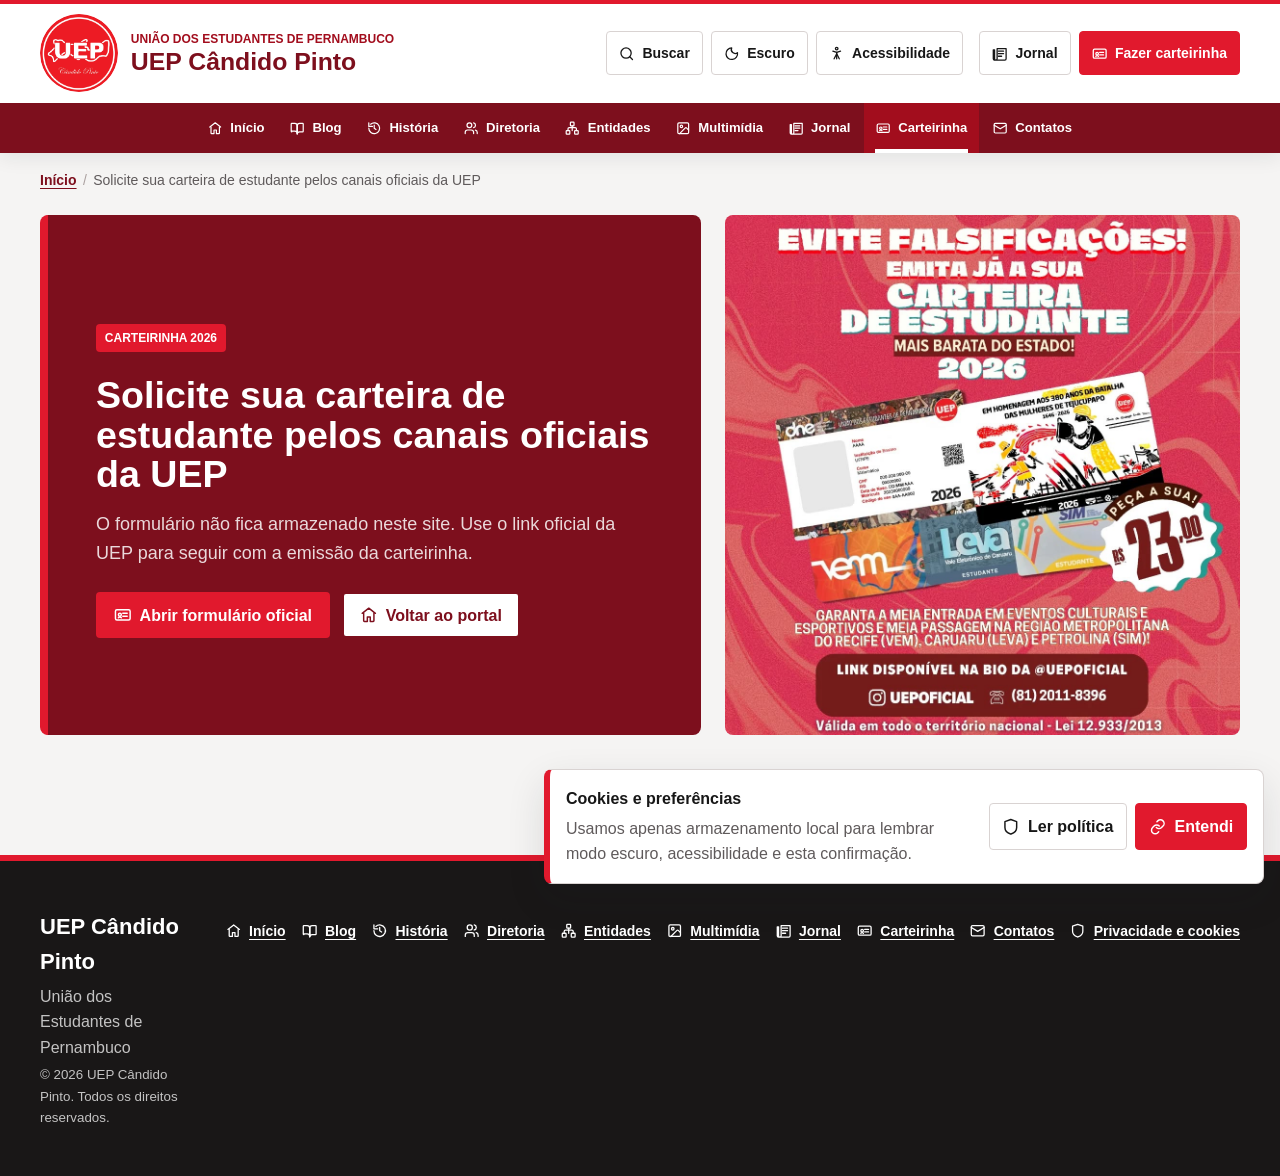
<file: carteirinha.html>
﻿<!doctype html>
<html lang="pt-BR">
  <head>
    <meta charset="utf-8" />
    <meta name="viewport" content="width=device-width, initial-scale=1" />
    <meta name="theme-color" content="#e71927" />
    <meta name="description" content="Carteira de estudante 2026 da UEP Cândido Pinto." />
    <title>Carteirinha | UEP</title>
    <link rel="canonical" href="https://uep-dev.github.io/UEP/carteirinha.html" />
    <link rel="icon" href="assets/favicon.png?v=2" type="image/png" />
    <link rel="apple-touch-icon" href="assets/favicon.png?v=2" />
    <link rel="stylesheet" href="styles.css" />
  </head>
  <body>
    <a class="skip-link" href="#conteudo">Pular para o conteúdo</a>

    <header class="site-header">
      <div class="masthead">
        <a class="brand" href="index.html" aria-label="Página inicial da UEP">
          <img src="assets/logo-uep.jpg" alt="Marca da UEP Cândido Pinto" width="2048" height="2047" />
          <span>
            <small>União dos Estudantes de Pernambuco</small>
            <strong>UEP Cândido Pinto</strong>
          </span>
        </a>

        <div class="view-controls" aria-label="Preferências de visualização">
          <button class="mode-button" type="button" data-mode-toggle="dark" aria-pressed="false">Escuro</button>
          <button class="mode-button" type="button" data-open-access-panel>Acessibilidade</button>
        </div>

        <div class="header-actions" aria-label="Ações rápidas">
          <a href="jornais/jornal-uep-outubro-2025.pdf" download>Baixar jornal</a>
          <a class="header-cta" href="carteirinha.html">
            Fazer carteirinha
          </a>
        </div>

        <button class="menu-toggle" type="button" aria-expanded="false" aria-controls="menu-principal">
          <span></span>
          <span></span>
          <span></span>
          <span class="visually-hidden">Abrir menu</span>
        </button>
      </div>

      <nav class="main-nav" id="menu-principal" aria-label="Menu principal">
        <a href="index.html">Início</a>
        <a href="blog.html">Blog</a>
        <a href="historia.html">História</a>
        <a href="diretoria.html">Diretoria</a>
        <a href="entidades.html">Entidades</a>
        <a href="multimidia.html">Multimídia</a>
        <a href="jornal.html">Jornal</a>
        <a href="carteirinha.html">Carteirinha</a>
        <a href="contatos.html">Contatos</a>
      </nav>
    </header>

    <main id="conteudo">
      <section class="form-hero">
        <div>
          <p class="section-label">Carteirinha 2026</p>
          <h1>Solicite sua carteira de estudante pelos canais oficiais da UEP</h1>
          <p>
            O formulário não fica armazenado neste site. Use o link oficial da UEP para seguir com a emissão da
            carteirinha.
          </p>
          <div class="lead-actions">
            <a
              class="button button-primary"
              href="https://docs.google.com/forms/d/e/1FAIpQLScxvZ8q77nwtjyqA-0_Ea-_c1G5LPIcceUSfxbyNqLgDuhk8g/viewform?usp=send_form"
              target="_blank"
              rel="noopener noreferrer"
            >
              Abrir formulário oficial
            </a>
            <a class="button button-secondary" href="index.html">Voltar ao portal</a>
          </div>
        </div>
        <img src="assets/carteirinha-2026.jfif" alt="Cartaz da carteira de estudante UEP 2026" width="1080" height="1080" decoding="async" />
      </section>
    </main>

    <footer class="site-footer">
      <div>
        <strong>UEP Cândido Pinto</strong>
        <span>União dos Estudantes de Pernambuco</span>
        <small>© 2026 UEP Cândido Pinto. Todos os direitos reservados.</small>
      </div>
      <nav aria-label="Rodapé">
        <a href="index.html">Portal</a>
        <a href="blog.html">Blog</a>
        <a href="jornal.html">Jornal</a>
        <a href="https://www.instagram.com/uepoficial/">Instagram</a>
        <a href="politica.html">Privacidade e cookies</a>
      </nav>
    </footer>

    <dialog class="access-dialog" id="accessPanel">
      <button class="dialog-close" type="button" data-close-access-panel aria-label="Fechar acessibilidade">×</button>
      <p class="section-label">Acessibilidade</p>
      <h2>Ajustes de leitura e conforto</h2>
      <p>As preferências ficam salvas neste navegador.</p>
      <div class="access-grid">
        <label class="toggle-row">
          Alto contraste
          <input type="checkbox" data-access-pref="highContrast" />
        </label>
        <label class="toggle-row">
          Fonte maior
          <input type="checkbox" data-access-pref="largeFont" />
        </label>
        <label class="toggle-row">
          Modo escuro
          <input type="checkbox" data-access-pref="darkMode" />
        </label>
        <label class="toggle-row">
          Redução sensorial
          <input type="checkbox" data-access-pref="calmMode" />
        </label>
      </div>
    </dialog>

    <script src="artigos.js" defer></script>
    <script src="script.js" defer></script>
  </body>
</html>
</file>
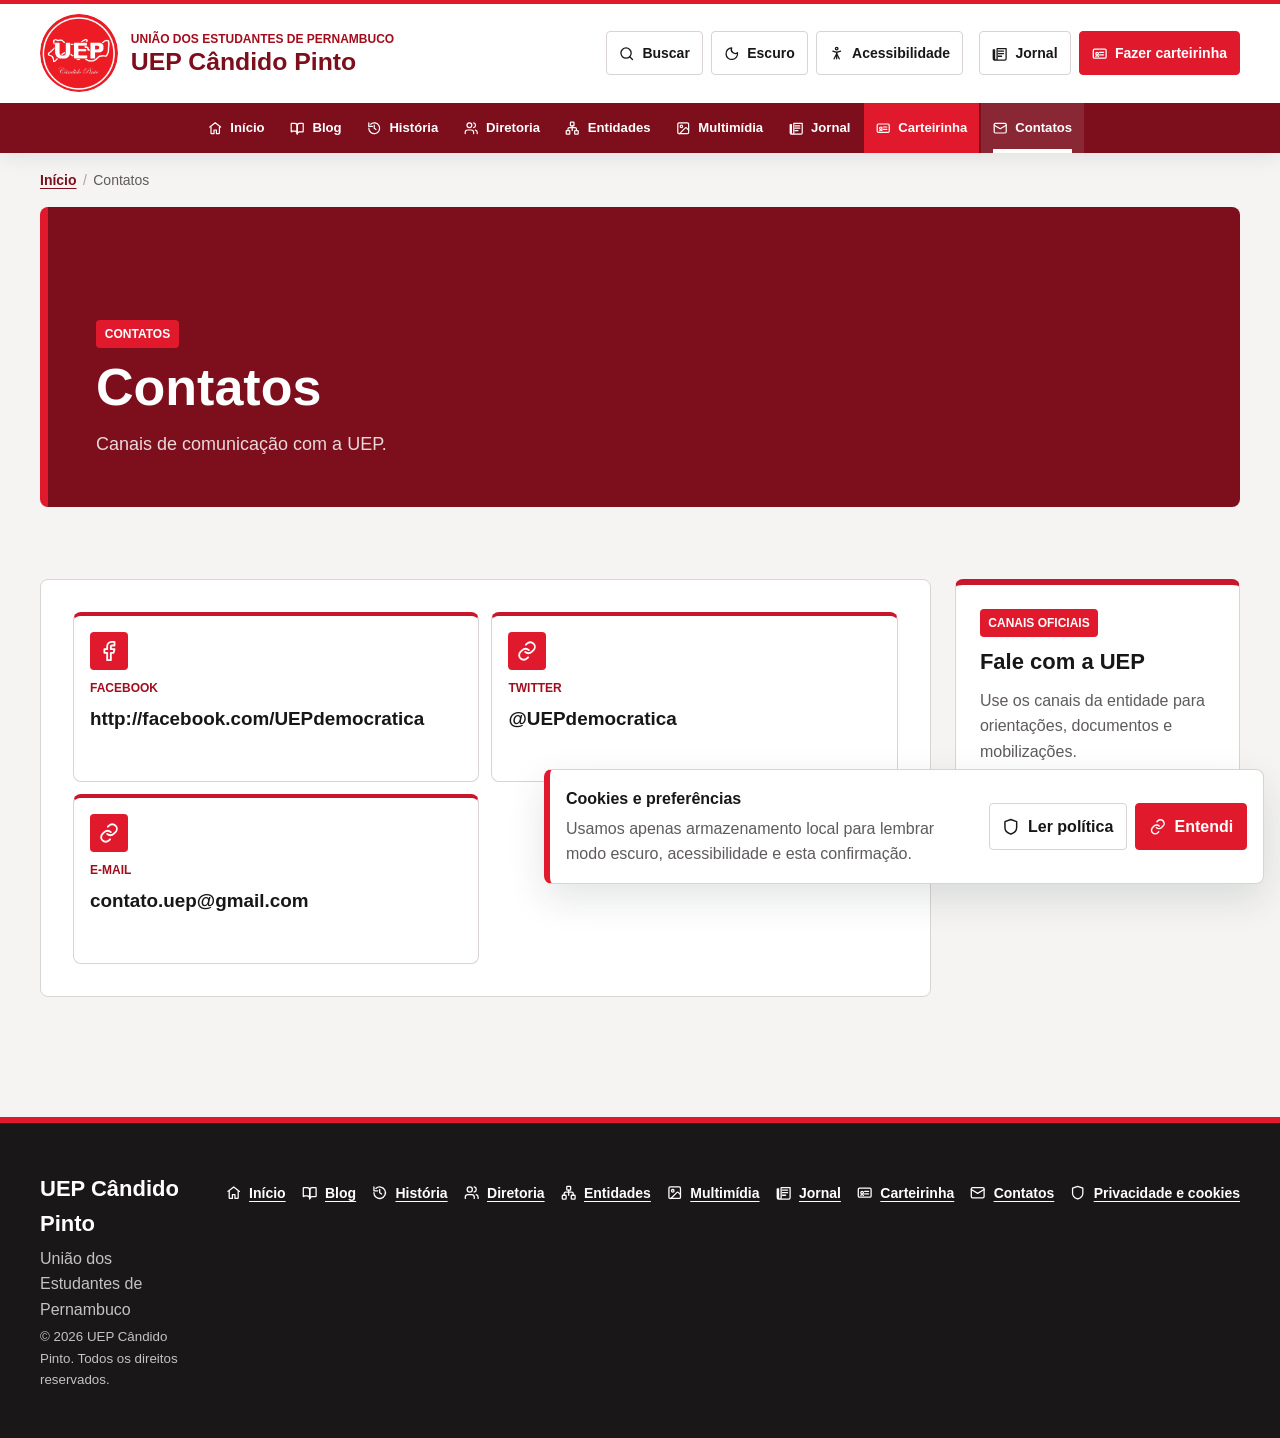
<file: contatos.html>
﻿<!doctype html>
<html lang="pt-BR">
  <head>
    <meta charset="utf-8" />
    <meta name="viewport" content="width=device-width, initial-scale=1" />
    <meta name="theme-color" content="#e71927" />
    <meta name="description" content="Contatos oficiais da União dos Estudantes de Pernambuco." />
    <title>Contatos | UEP</title>
    <link rel="canonical" href="https://uep-dev.github.io/UEP/contatos.html" />
    <link rel="icon" href="assets/favicon.png?v=2" type="image/png" />
    <link rel="apple-touch-icon" href="assets/favicon.png?v=2" />
    <link rel="stylesheet" href="styles.css" />
  </head>
  <body data-content-page="contatos">
    <a class="skip-link" href="#conteudo">Pular para o conteúdo</a>
    <header class="site-header">
      <div class="masthead">
        <a class="brand" href="index.html" aria-label="Página inicial da UEP"><img src="assets/logo-uep.jpg" alt="Marca da UEP Cândido Pinto" width="2048" height="2047" /><span><small>União dos Estudantes de Pernambuco</small><strong>UEP Cândido Pinto</strong></span></a>
        <div class="view-controls" aria-label="Preferências de visualização"><button class="mode-button" type="button" data-mode-toggle="dark" aria-pressed="false">Escuro</button><button class="mode-button" type="button" data-open-access-panel>Acessibilidade</button></div>
        <div class="header-actions" aria-label="Ações rápidas"><a href="jornal.html">Abrir jornal</a><a class="header-cta" href="carteirinha.html">Fazer carteirinha</a></div>
        <button class="menu-toggle" type="button" aria-expanded="false" aria-controls="menu-principal"><span></span><span></span><span></span><span class="visually-hidden">Abrir menu</span></button>
      </div>
      <nav class="main-nav" id="menu-principal" aria-label="Menu principal"><a href="index.html">Início</a><a href="blog.html">Blog</a><a href="historia.html">História</a><a href="diretoria.html">Diretoria</a><a href="entidades.html">Entidades</a><a href="multimidia.html">Multimídia</a><a href="jornal.html">Jornal</a><a href="carteirinha.html">Carteirinha</a><a href="contatos.html">Contatos</a></nav>
    </header>
    <main id="conteudo">
      <section class="page-hero" aria-labelledby="page-title"><div><span class="section-label" data-page-label>Contatos</span><h1 id="page-title" data-page-title>Contatos</h1><p data-page-intro>Canais de comunicação com a UEP.</p></div></section>
      <section class="content-page-section"><article class="content-page-card" id="page-body"></article><aside class="content-side-card"><span class="section-label">Canais oficiais</span><strong>Fale com a UEP</strong><p>Use os canais da entidade para orientações, documentos e mobilizações.</p><div class="page-link-list" id="page-links"></div></aside></section>
    </main>
    <footer class="site-footer"><div><strong>UEP Cândido Pinto</strong><span>União dos Estudantes de Pernambuco</span><small>© 2026 UEP Cândido Pinto. Todos os direitos reservados.</small></div><nav aria-label="Rodapé"><a href="index.html">Portal</a><a href="blog.html">Blog</a><a href="politica.html">Privacidade e cookies</a></nav></footer>
    <dialog class="access-dialog" id="accessPanel"><button class="dialog-close" type="button" data-close-access-panel aria-label="Fechar acessibilidade">×</button><p class="section-label">Acessibilidade</p><h2>Ajustes de leitura e conforto</h2><p>As preferências ficam salvas neste navegador.</p><div class="access-grid"><label class="toggle-row">Alto contraste <input type="checkbox" data-access-pref="highContrast" /></label><label class="toggle-row">Fonte maior <input type="checkbox" data-access-pref="largeFont" /></label><label class="toggle-row">Modo escuro <input type="checkbox" data-access-pref="darkMode" /></label><label class="toggle-row">Redução sensorial <input type="checkbox" data-access-pref="calmMode" /></label></div></dialog>
    <script src="artigos.js" defer></script><script src="script.js" defer></script>
  </body>
</html>
</file>
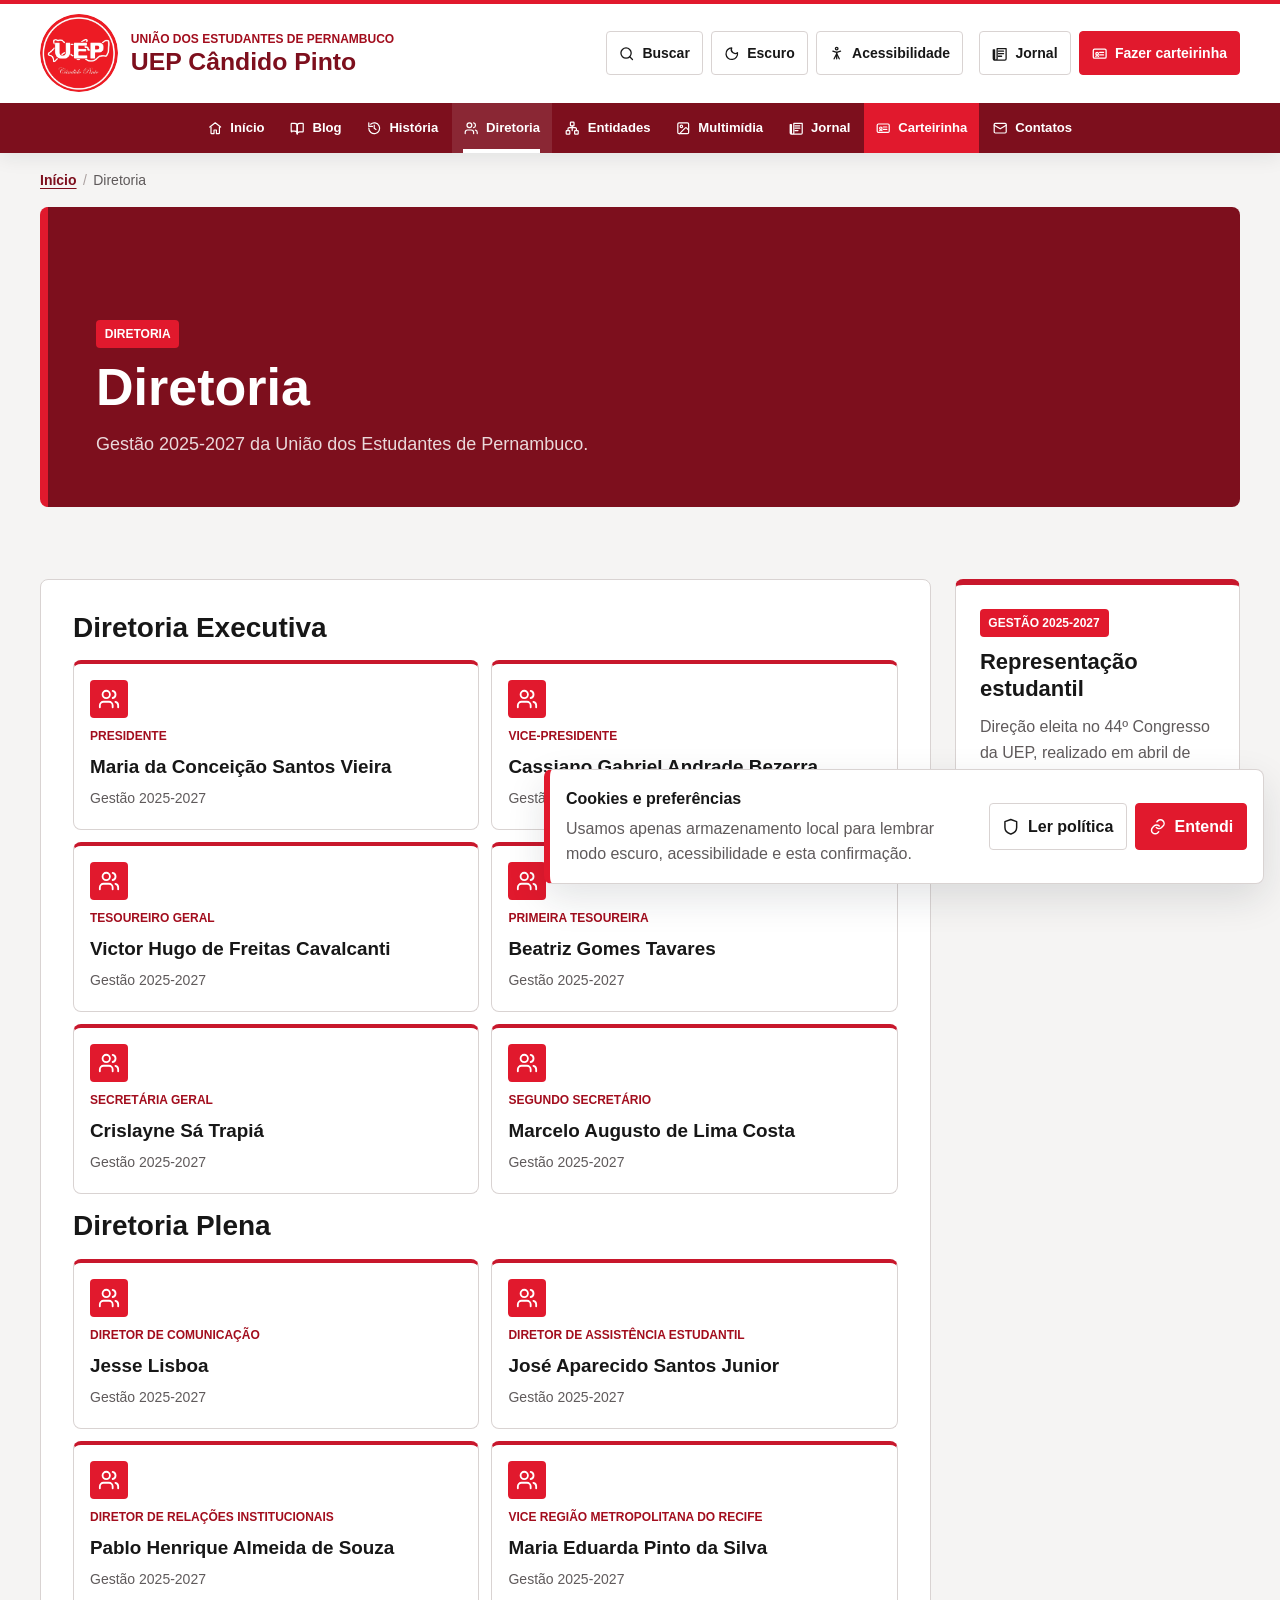
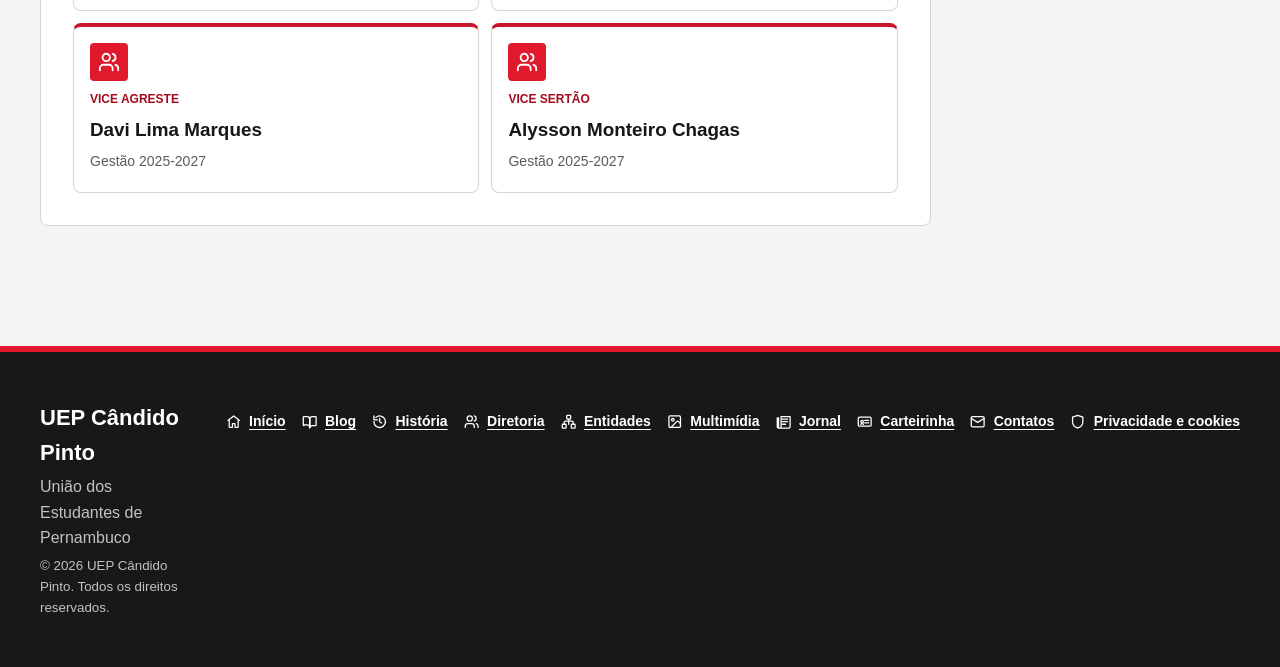
<file: diretoria.html>
﻿<!doctype html>
<html lang="pt-BR">
  <head>
    <meta charset="utf-8" />
    <meta name="viewport" content="width=device-width, initial-scale=1" />
    <meta name="theme-color" content="#e71927" />
    <meta name="description" content="Diretoria da União dos Estudantes de Pernambuco." />
    <title>Diretoria | UEP</title>
    <link rel="canonical" href="https://uep-dev.github.io/UEP/diretoria.html" />
    <link rel="icon" href="assets/favicon.png?v=2" type="image/png" />
    <link rel="apple-touch-icon" href="assets/favicon.png?v=2" />
    <link rel="stylesheet" href="styles.css" />
  </head>
  <body data-content-page="diretoria">
    <a class="skip-link" href="#conteudo">Pular para o conteúdo</a>
    <header class="site-header">
      <div class="masthead">
        <a class="brand" href="index.html" aria-label="Página inicial da UEP">
          <img src="assets/logo-uep.jpg" alt="Marca da UEP Cândido Pinto" width="2048" height="2047" />
          <span><small>União dos Estudantes de Pernambuco</small><strong>UEP Cândido Pinto</strong></span>
        </a>
        <div class="view-controls" aria-label="Preferências de visualização">
          <button class="mode-button" type="button" data-mode-toggle="dark" aria-pressed="false">Escuro</button>
          <button class="mode-button" type="button" data-open-access-panel>Acessibilidade</button>
        </div>
        <div class="header-actions" aria-label="Ações rápidas">
          <a href="jornal.html">Abrir jornal</a>
          <a class="header-cta" href="carteirinha.html">Fazer carteirinha</a>
        </div>
        <button class="menu-toggle" type="button" aria-expanded="false" aria-controls="menu-principal">
          <span></span><span></span><span></span><span class="visually-hidden">Abrir menu</span>
        </button>
      </div>
      <nav class="main-nav" id="menu-principal" aria-label="Menu principal">
        <a href="index.html">Início</a><a href="blog.html">Blog</a><a href="historia.html">História</a><a href="diretoria.html">Diretoria</a><a href="entidades.html">Entidades</a><a href="multimidia.html">Multimídia</a><a href="jornal.html">Jornal</a><a href="carteirinha.html">Carteirinha</a><a href="contatos.html">Contatos</a>
      </nav>
    </header>
    <main id="conteudo">
      <section class="page-hero" aria-labelledby="page-title">
        <div><span class="section-label" data-page-label>Diretoria</span><h1 id="page-title" data-page-title>Diretoria</h1><p data-page-intro>Gestão 2025-2027 da União dos Estudantes de Pernambuco.</p></div>
      </section>
      <section class="content-page-section">
        <article class="content-page-card" id="page-body"></article>
        <aside class="content-side-card"><span class="section-label">Gestão 2025-2027</span><strong>Representação estudantil</strong><p>Direção eleita no 44º Congresso da UEP, realizado em abril de 2025.</p></aside>
      </section>
    </main>
    <footer class="site-footer"><div><strong>UEP Cândido Pinto</strong><span>União dos Estudantes de Pernambuco</span><small>© 2026 UEP Cândido Pinto. Todos os direitos reservados.</small></div><nav aria-label="Rodapé"><a href="index.html">Portal</a><a href="blog.html">Blog</a><a href="politica.html">Privacidade e cookies</a></nav></footer>
    <dialog class="access-dialog" id="accessPanel"><button class="dialog-close" type="button" data-close-access-panel aria-label="Fechar acessibilidade">×</button><p class="section-label">Acessibilidade</p><h2>Ajustes de leitura e conforto</h2><p>As preferências ficam salvas neste navegador.</p><div class="access-grid"><label class="toggle-row">Alto contraste <input type="checkbox" data-access-pref="highContrast" /></label><label class="toggle-row">Fonte maior <input type="checkbox" data-access-pref="largeFont" /></label><label class="toggle-row">Modo escuro <input type="checkbox" data-access-pref="darkMode" /></label><label class="toggle-row">Redução sensorial <input type="checkbox" data-access-pref="calmMode" /></label></div></dialog>
    <script src="artigos.js" defer></script><script src="dados-institucionais.js" defer></script><script src="script.js" defer></script>
  </body>
</html>
</file>
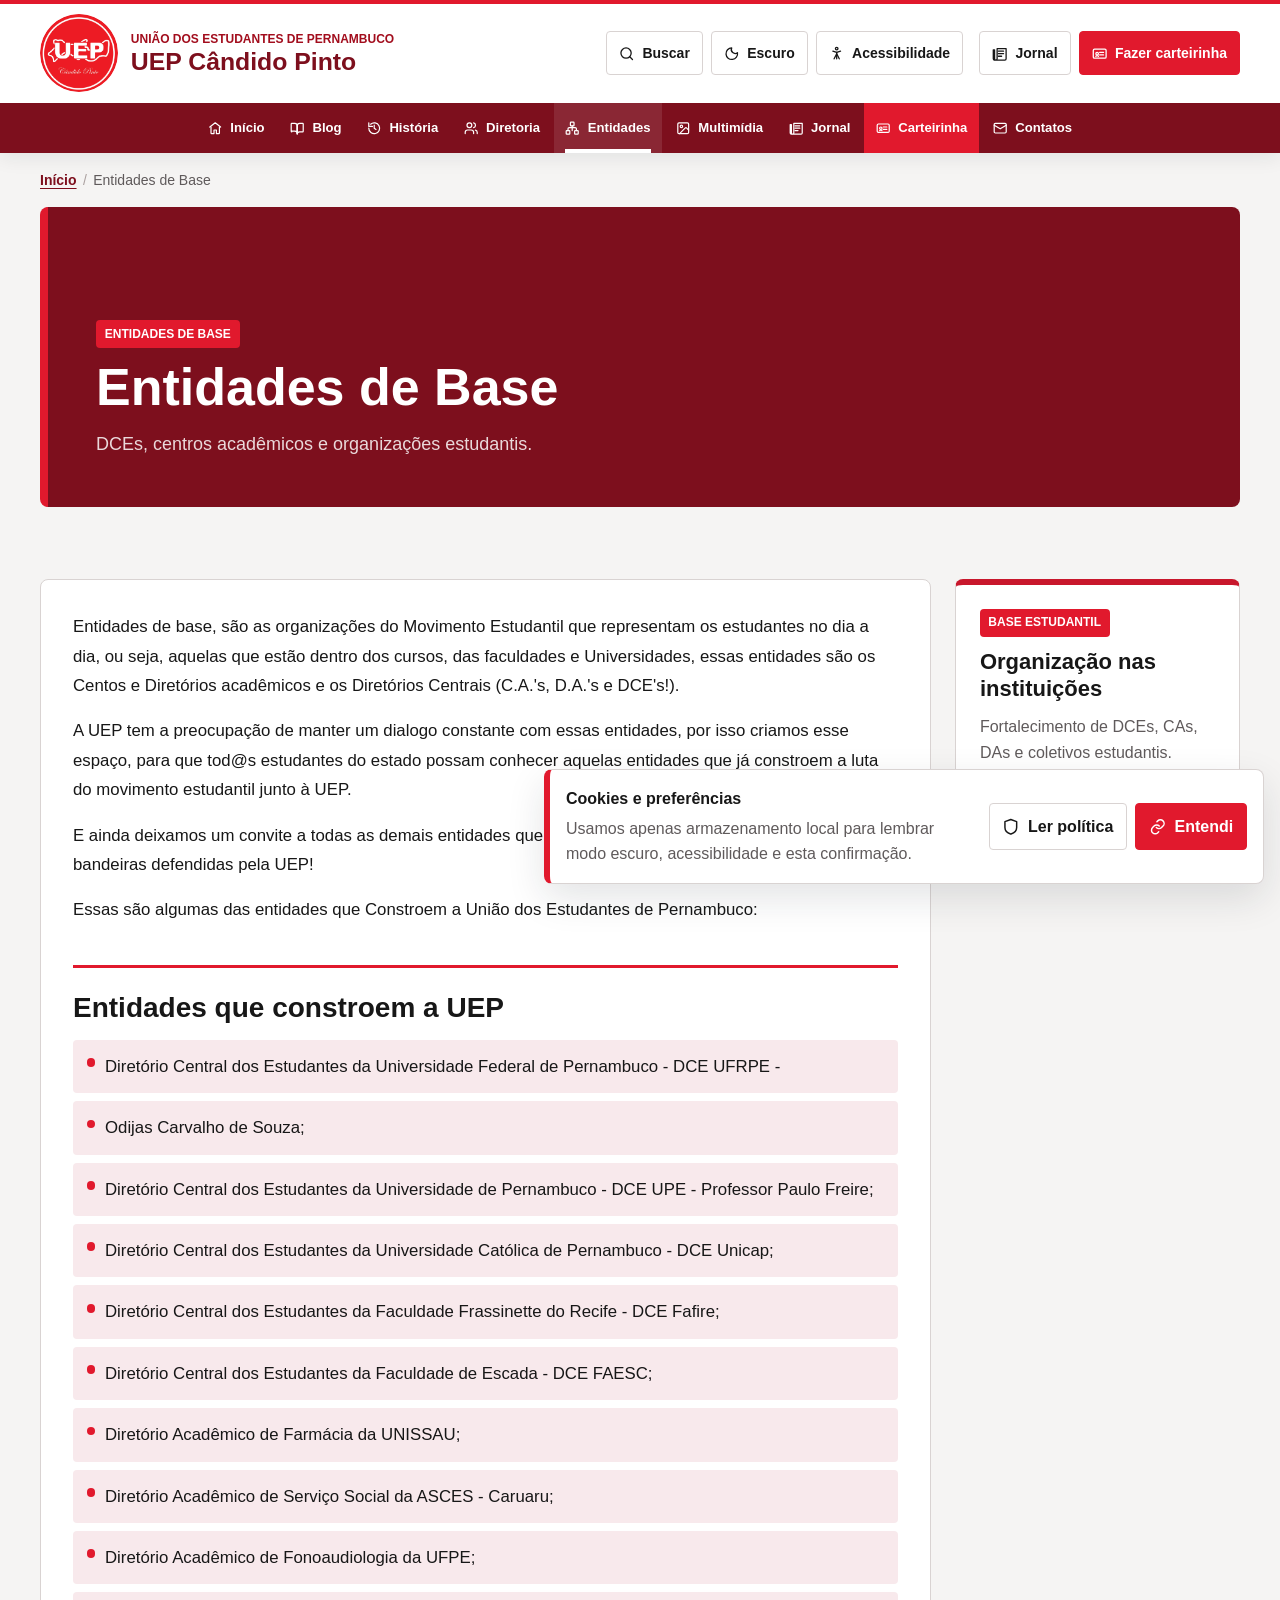
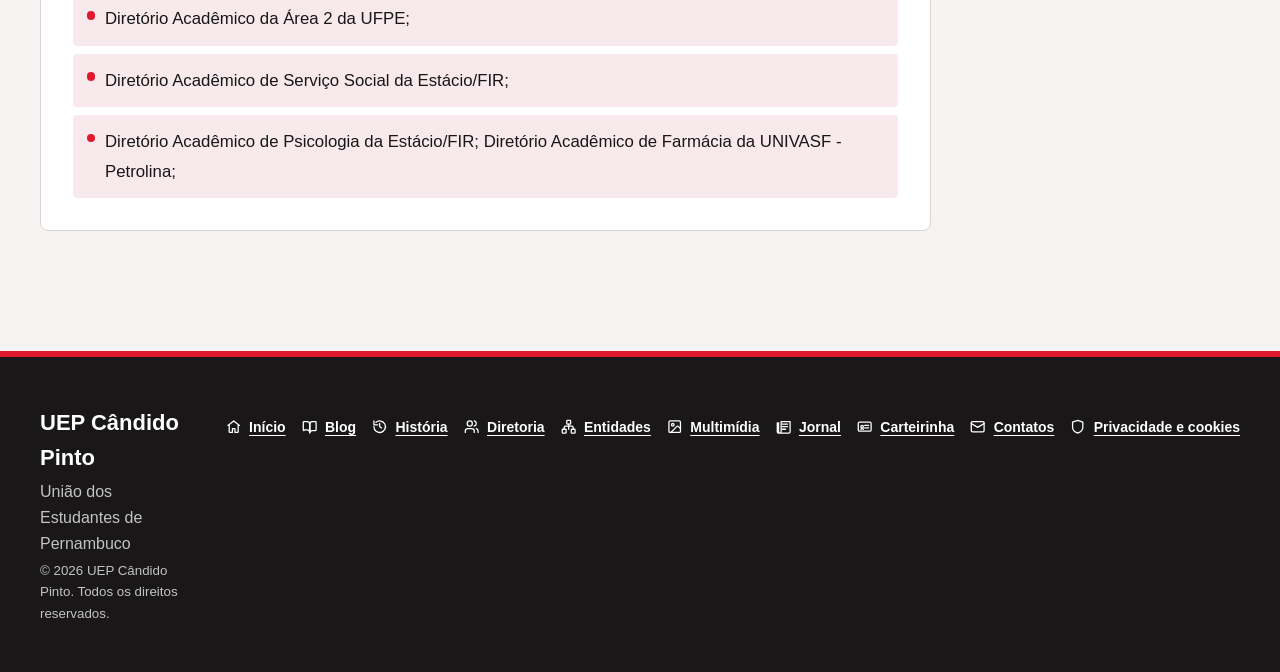
<file: entidades.html>
﻿<!doctype html>
<html lang="pt-BR">
  <head>
    <meta charset="utf-8" />
    <meta name="viewport" content="width=device-width, initial-scale=1" />
    <meta name="theme-color" content="#e71927" />
    <meta name="description" content="Entidades de base vinculadas à União dos Estudantes de Pernambuco." />
    <title>Entidades | UEP</title>
    <link rel="canonical" href="https://uep-dev.github.io/UEP/entidades.html" />
    <link rel="icon" href="assets/favicon.png?v=2" type="image/png" />
    <link rel="apple-touch-icon" href="assets/favicon.png?v=2" />
    <link rel="stylesheet" href="styles.css" />
  </head>
  <body data-content-page="entidades">
    <a class="skip-link" href="#conteudo">Pular para o conteúdo</a>
    <header class="site-header">
      <div class="masthead">
        <a class="brand" href="index.html" aria-label="Página inicial da UEP"><img src="assets/logo-uep.jpg" alt="Marca da UEP Cândido Pinto" width="2048" height="2047" /><span><small>União dos Estudantes de Pernambuco</small><strong>UEP Cândido Pinto</strong></span></a>
        <div class="view-controls" aria-label="Preferências de visualização"><button class="mode-button" type="button" data-mode-toggle="dark" aria-pressed="false">Escuro</button><button class="mode-button" type="button" data-open-access-panel>Acessibilidade</button></div>
        <div class="header-actions" aria-label="Ações rápidas"><a href="jornal.html">Abrir jornal</a><a class="header-cta" href="carteirinha.html">Fazer carteirinha</a></div>
        <button class="menu-toggle" type="button" aria-expanded="false" aria-controls="menu-principal"><span></span><span></span><span></span><span class="visually-hidden">Abrir menu</span></button>
      </div>
      <nav class="main-nav" id="menu-principal" aria-label="Menu principal"><a href="index.html">Início</a><a href="blog.html">Blog</a><a href="historia.html">História</a><a href="diretoria.html">Diretoria</a><a href="entidades.html">Entidades</a><a href="multimidia.html">Multimídia</a><a href="jornal.html">Jornal</a><a href="carteirinha.html">Carteirinha</a><a href="contatos.html">Contatos</a></nav>
    </header>
    <main id="conteudo">
      <section class="page-hero" aria-labelledby="page-title"><div><span class="section-label" data-page-label>Entidades</span><h1 id="page-title" data-page-title>Entidades de Base</h1><p data-page-intro>DCEs, centros acadêmicos e organizações estudantis.</p></div></section>
      <section class="content-page-section"><article class="content-page-card" id="page-body"></article><aside class="content-side-card"><span class="section-label">Base estudantil</span><strong>Organização nas instituições</strong><p>Fortalecimento de DCEs, CAs, DAs e coletivos estudantis.</p></aside></section>
    </main>
    <footer class="site-footer"><div><strong>UEP Cândido Pinto</strong><span>União dos Estudantes de Pernambuco</span><small>© 2026 UEP Cândido Pinto. Todos os direitos reservados.</small></div><nav aria-label="Rodapé"><a href="index.html">Portal</a><a href="blog.html">Blog</a><a href="politica.html">Privacidade e cookies</a></nav></footer>
    <dialog class="access-dialog" id="accessPanel"><button class="dialog-close" type="button" data-close-access-panel aria-label="Fechar acessibilidade">×</button><p class="section-label">Acessibilidade</p><h2>Ajustes de leitura e conforto</h2><p>As preferências ficam salvas neste navegador.</p><div class="access-grid"><label class="toggle-row">Alto contraste <input type="checkbox" data-access-pref="highContrast" /></label><label class="toggle-row">Fonte maior <input type="checkbox" data-access-pref="largeFont" /></label><label class="toggle-row">Modo escuro <input type="checkbox" data-access-pref="darkMode" /></label><label class="toggle-row">Redução sensorial <input type="checkbox" data-access-pref="calmMode" /></label></div></dialog>
    <script src="artigos.js" defer></script><script src="script.js" defer></script>
  </body>
</html>
</file>
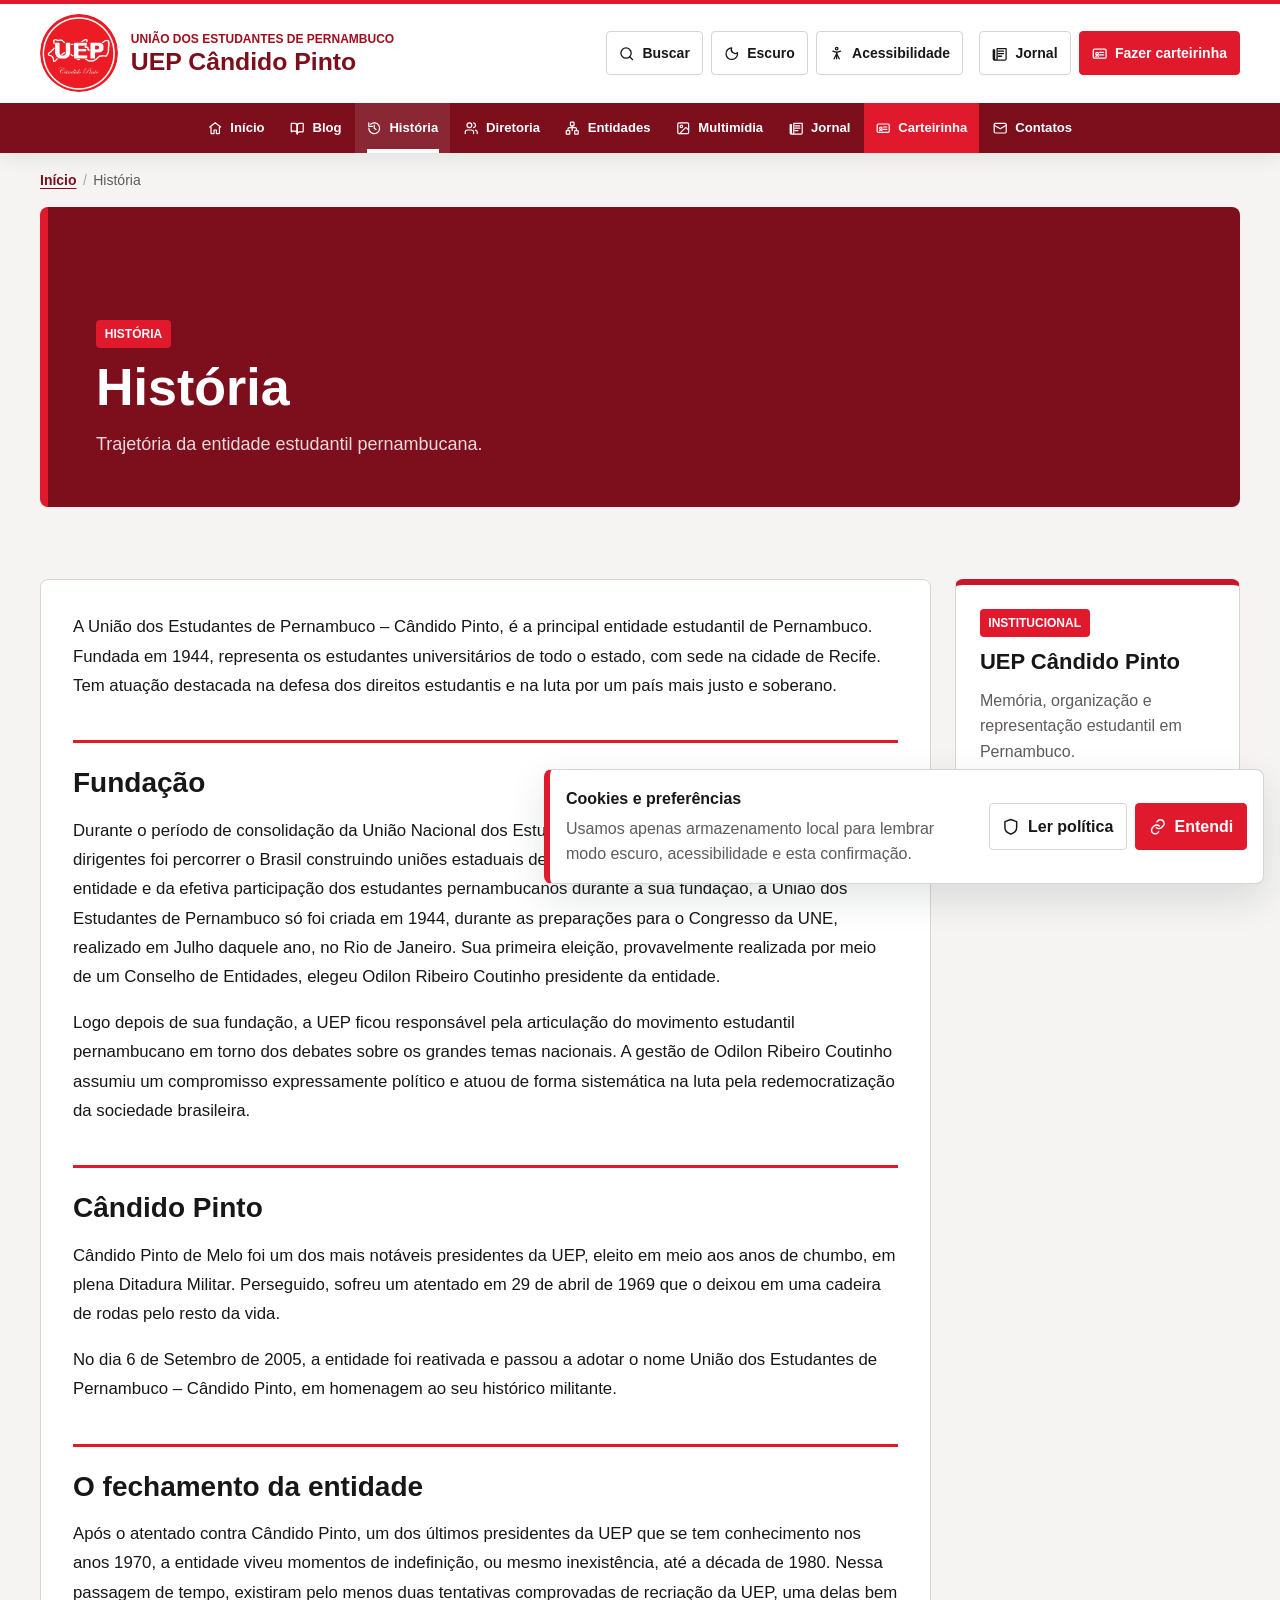
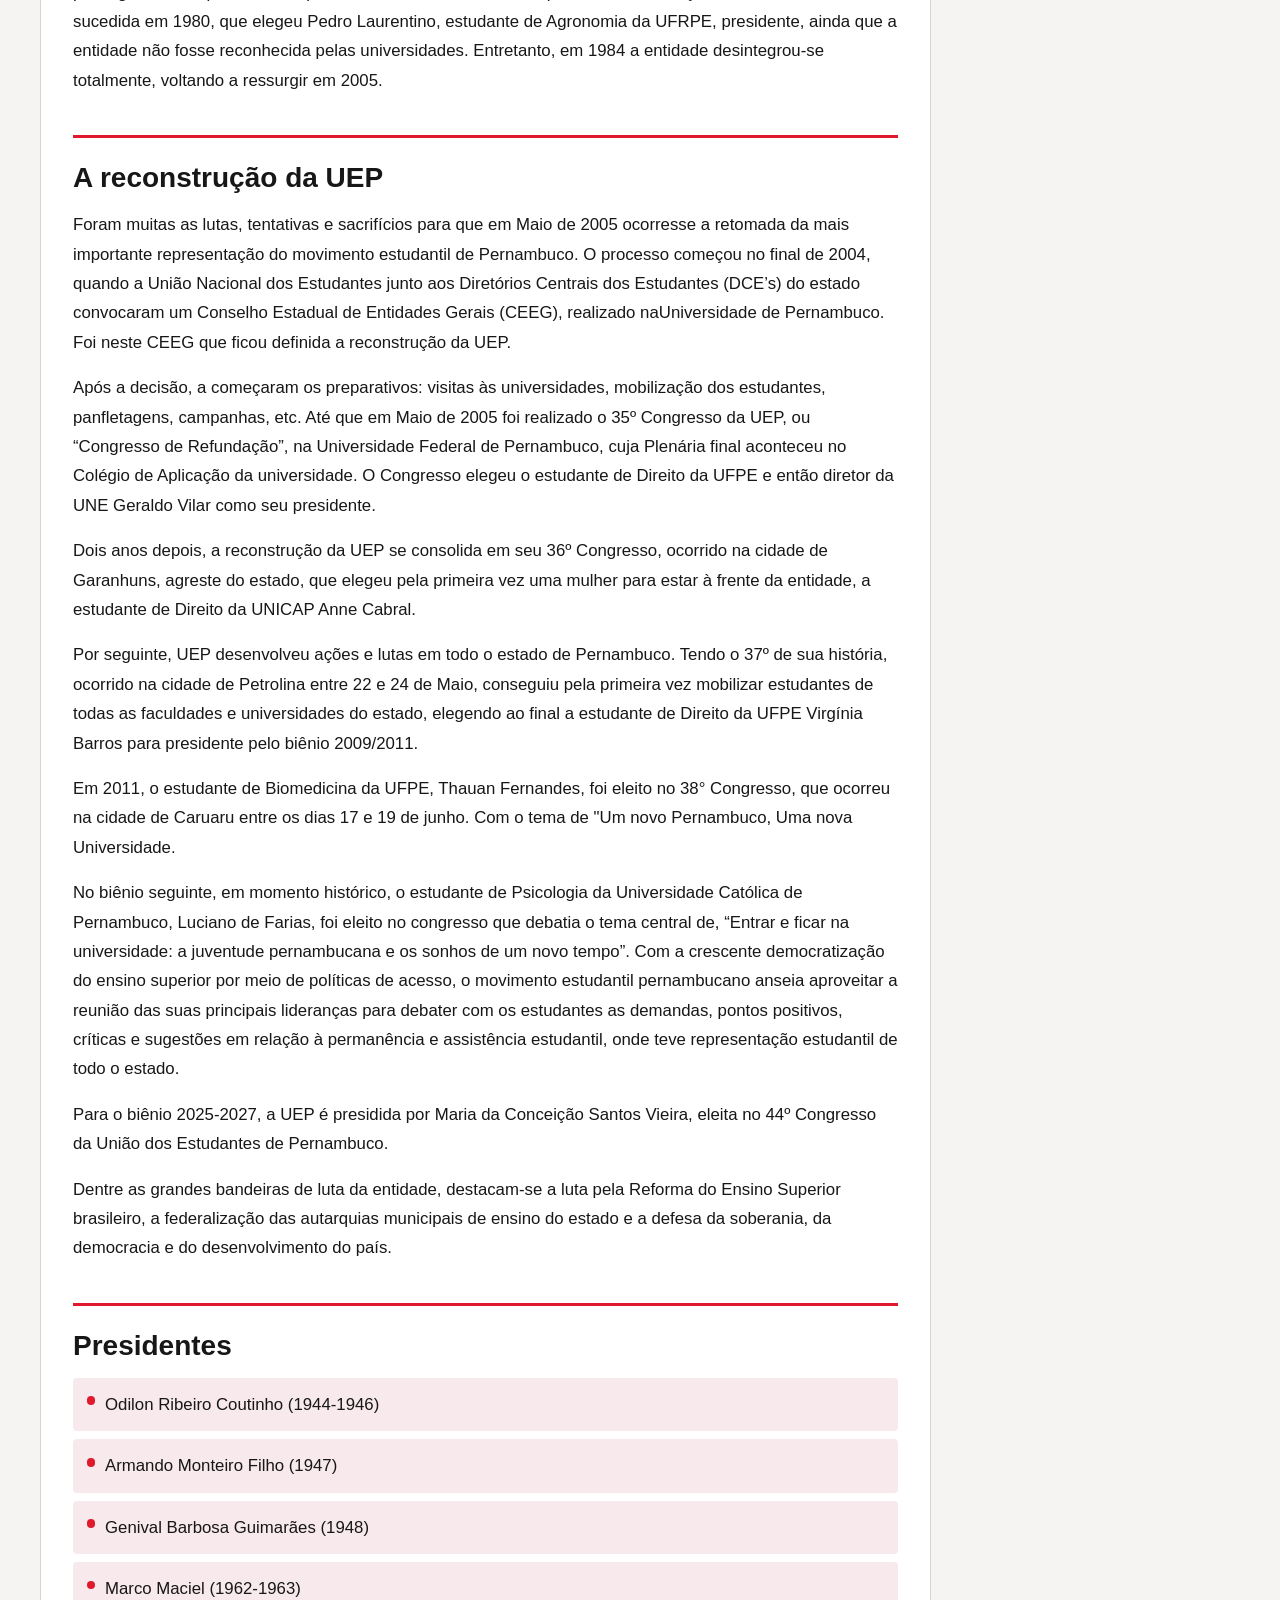
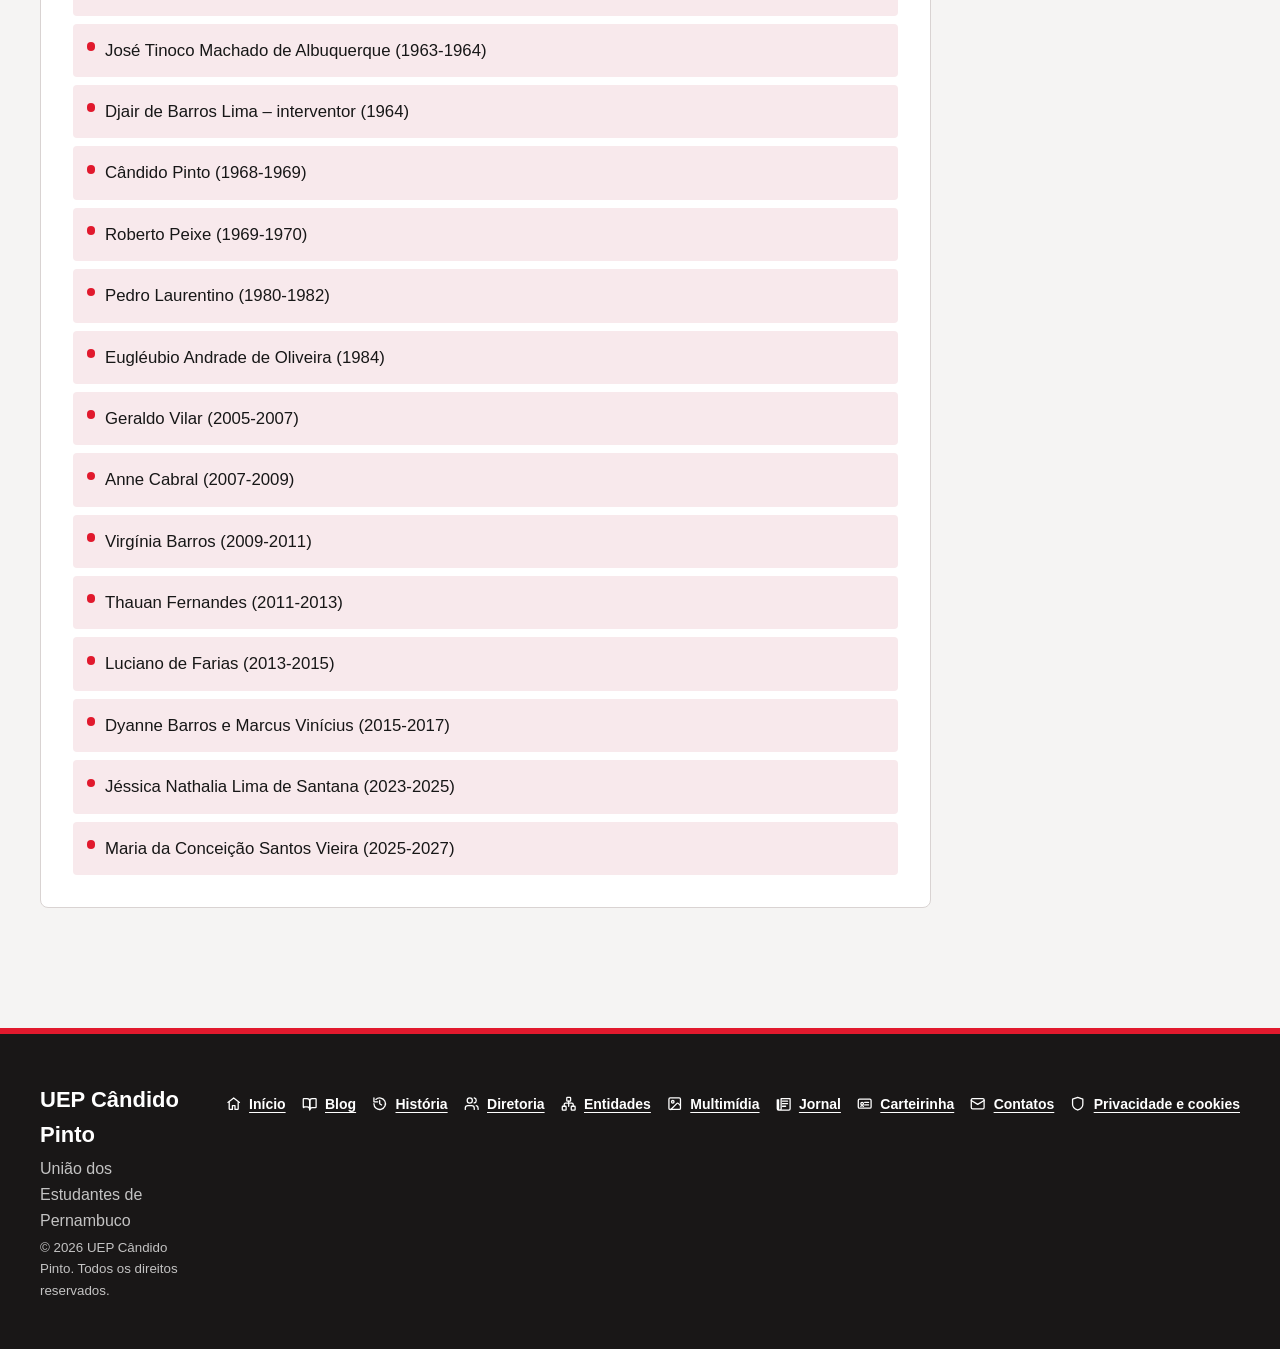
<file: historia.html>
﻿<!doctype html>
<html lang="pt-BR">
  <head>
    <meta charset="utf-8" />
    <meta name="viewport" content="width=device-width, initial-scale=1" />
    <meta name="theme-color" content="#e71927" />
    <meta name="description" content="História da União dos Estudantes de Pernambuco." />
    <title>História | UEP</title>
    <link rel="canonical" href="https://uep-dev.github.io/UEP/historia.html" />
    <link rel="icon" href="assets/favicon.png?v=2" type="image/png" />
    <link rel="apple-touch-icon" href="assets/favicon.png?v=2" />
    <link rel="stylesheet" href="styles.css" />
  </head>
  <body data-content-page="historia">
    <a class="skip-link" href="#conteudo">Pular para o conteúdo</a>

    <header class="site-header">
      <div class="masthead">
        <a class="brand" href="index.html" aria-label="Página inicial da UEP">
          <img src="assets/logo-uep.jpg" alt="Marca da UEP Cândido Pinto" width="2048" height="2047" />
          <span>
            <small>União dos Estudantes de Pernambuco</small>
            <strong>UEP Cândido Pinto</strong>
          </span>
        </a>

        <div class="view-controls" aria-label="Preferências de visualização">
          <button class="mode-button" type="button" data-mode-toggle="dark" aria-pressed="false">Escuro</button>
          <button class="mode-button" type="button" data-open-access-panel>Acessibilidade</button>
        </div>

        <div class="header-actions" aria-label="Ações rápidas">
          <a href="jornal.html">Abrir jornal</a>
          <a class="header-cta" href="carteirinha.html">Fazer carteirinha</a>
        </div>

        <button class="menu-toggle" type="button" aria-expanded="false" aria-controls="menu-principal">
          <span></span>
          <span></span>
          <span></span>
          <span class="visually-hidden">Abrir menu</span>
        </button>
      </div>

      <nav class="main-nav" id="menu-principal" aria-label="Menu principal">
        <a href="index.html">Início</a>
        <a href="blog.html">Blog</a>
        <a href="historia.html">História</a>
        <a href="diretoria.html">Diretoria</a>
        <a href="entidades.html">Entidades</a>
        <a href="multimidia.html">Multimídia</a>
        <a href="jornal.html">Jornal</a>
        <a href="carteirinha.html">Carteirinha</a>
        <a href="contatos.html">Contatos</a>
      </nav>
    </header>

    <main id="conteudo">
      <section class="page-hero" aria-labelledby="page-title">
        <div>
          <span class="section-label" data-page-label>História</span>
          <h1 id="page-title" data-page-title>História</h1>
          <p data-page-intro>Trajetória da entidade estudantil pernambucana.</p>
        </div>
      </section>

      <section class="content-page-section">
        <article class="content-page-card" id="page-body"></article>
        <aside class="content-side-card">
          <span class="section-label">Institucional</span>
          <strong>UEP Cândido Pinto</strong>
          <p>Memória, organização e representação estudantil em Pernambuco.</p>
        </aside>
      </section>
    </main>

    <footer class="site-footer">
      <div>
        <strong>UEP Cândido Pinto</strong>
        <span>União dos Estudantes de Pernambuco</span>
        <small>© 2026 UEP Cândido Pinto. Todos os direitos reservados.</small>
      </div>
      <nav aria-label="Rodapé">
        <a href="index.html">Portal</a>
        <a href="blog.html">Blog</a>
        <a href="politica.html">Privacidade e cookies</a>
      </nav>
    </footer>

    <dialog class="access-dialog" id="accessPanel">
      <button class="dialog-close" type="button" data-close-access-panel aria-label="Fechar acessibilidade">×</button>
      <p class="section-label">Acessibilidade</p>
      <h2>Ajustes de leitura e conforto</h2>
      <p>As preferências ficam salvas neste navegador.</p>
      <div class="access-grid">
        <label class="toggle-row">Alto contraste <input type="checkbox" data-access-pref="highContrast" /></label>
        <label class="toggle-row">Fonte maior <input type="checkbox" data-access-pref="largeFont" /></label>
        <label class="toggle-row">Modo escuro <input type="checkbox" data-access-pref="darkMode" /></label>
        <label class="toggle-row">Redução sensorial <input type="checkbox" data-access-pref="calmMode" /></label>
      </div>
    </dialog>

    <script src="artigos.js" defer></script>
    <script src="script.js" defer></script>
  </body>
</html>
</file>
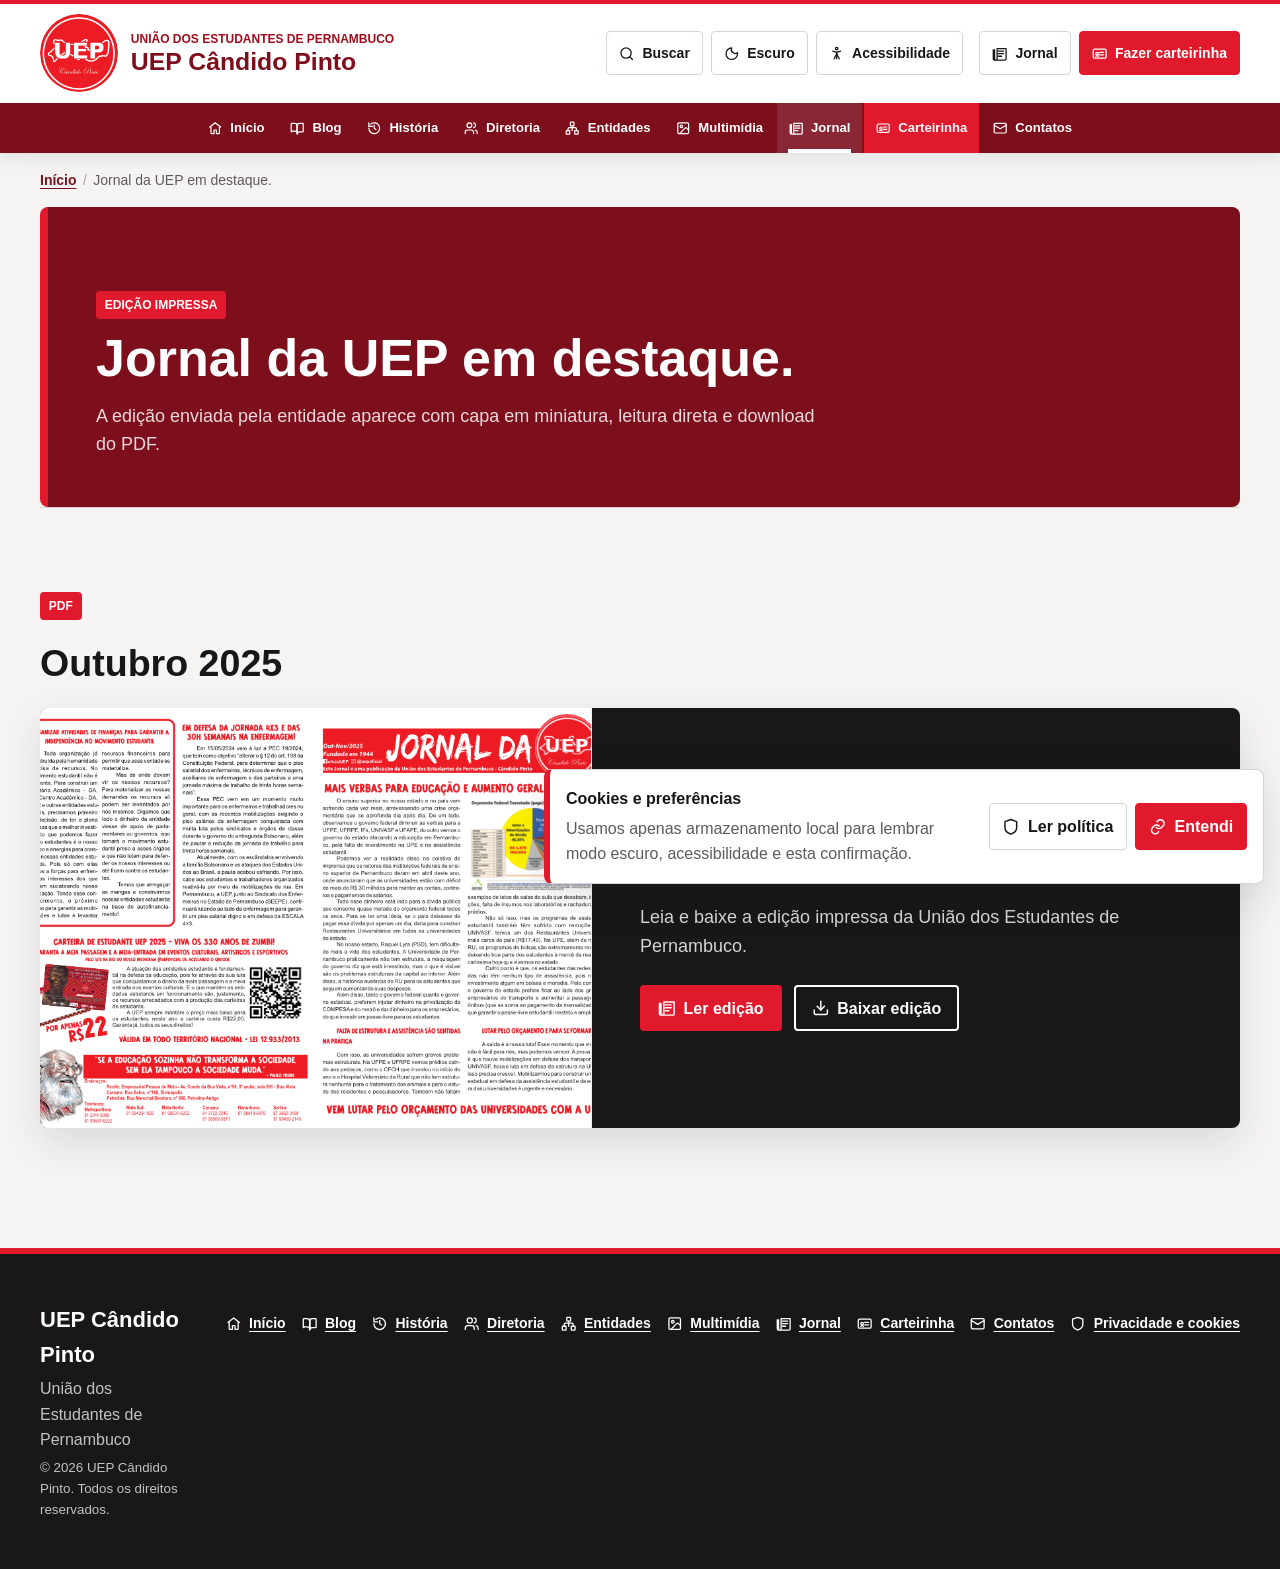
<file: jornal.html>
﻿<!doctype html>
<html lang="pt-BR">
  <head>
    <meta charset="utf-8" />
    <meta name="viewport" content="width=device-width, initial-scale=1" />
    <meta name="theme-color" content="#e71927" />
    <meta name="description" content="Jornal impresso da União dos Estudantes de Pernambuco." />
    <title>Jornal | UEP</title>
    <link rel="canonical" href="https://uep-dev.github.io/UEP/jornal.html" />
    <meta property="og:type" content="website" />
    <meta property="og:site_name" content="UEP Cândido Pinto" />
    <meta property="og:title" content="Jornal | UEP" />
    <meta property="og:description" content="Jornal impresso da União dos Estudantes de Pernambuco." />
    <meta property="og:url" content="https://uep-dev.github.io/UEP/jornal.html" />
    <meta property="og:image" content="https://uep-dev.github.io/UEP/assets/jornal-outubro-2025-capa.png" />
    <meta name="twitter:card" content="summary_large_image" />
    <link rel="icon" href="assets/favicon.png?v=2" type="image/png" />
    <link rel="apple-touch-icon" href="assets/favicon.png?v=2" />
    <link rel="stylesheet" href="styles.css" />
  </head>
  <body>
    <a class="skip-link" href="#conteudo">Pular para o conteúdo</a>

    <header class="site-header">
      <div class="masthead">
        <a class="brand" href="index.html" aria-label="Página inicial da UEP">
          <img src="assets/logo-uep.jpg" alt="Marca da UEP Cândido Pinto" width="2048" height="2047" />
          <span>
            <small>União dos Estudantes de Pernambuco</small>
            <strong>UEP Cândido Pinto</strong>
          </span>
        </a>

        <div class="view-controls" aria-label="Preferências de visualização">
          <button class="mode-button" type="button" data-mode-toggle="dark" aria-pressed="false">Escuro</button>
          <button class="mode-button" type="button" data-open-access-panel>Acessibilidade</button>
        </div>

        <div class="header-actions" aria-label="Ações rápidas">
          <a href="blog.html">Abrir blog</a>
          <a class="header-cta" href="carteirinha.html">Fazer carteirinha</a>
        </div>

        <button class="menu-toggle" type="button" aria-expanded="false" aria-controls="menu-principal">
          <span></span>
          <span></span>
          <span></span>
          <span class="visually-hidden">Abrir menu</span>
        </button>
      </div>

      <nav class="main-nav" id="menu-principal" aria-label="Menu principal">
        <a href="index.html">Início</a>
        <a href="blog.html">Blog</a>
        <a href="historia.html">História</a>
        <a href="diretoria.html">Diretoria</a>
        <a href="entidades.html">Entidades</a>
        <a href="multimidia.html">Multimídia</a>
        <a href="jornal.html">Jornal</a>
        <a href="carteirinha.html">Carteirinha</a>
        <a href="contatos.html">Contatos</a>
      </nav>
    </header>

    <main id="conteudo">
      <section class="page-hero journal-page-hero" aria-labelledby="jornal-titulo">
        <div>
          <span class="section-label">Edição impressa</span>
          <h1 id="jornal-titulo">Jornal da UEP em destaque.</h1>
          <p>
            A edição enviada pela entidade aparece com capa em miniatura, leitura direta e download do PDF.
          </p>
        </div>
      </section>

      <section class="journal-section journal-page-section" aria-labelledby="jornal-edicao-titulo">
        <div class="section-heading journal-heading">
          <p class="section-label">PDF</p>
          <h2 id="jornal-edicao-titulo">Outubro 2025</h2>
        </div>

        <article class="journal-showcase">
          <a class="journal-cover" href="jornais/jornal-uep-outubro-2025.pdf" aria-label="Ler Jornal da UEP - Outubro 2025">
            <img src="assets/jornal-outubro-2025-capa.png" alt="Capa do Jornal da UEP - Outubro 2025" width="900" height="636" decoding="async" />
          </a>
          <div class="journal-copy">
            <div class="journal-labels">
              <span class="pdf-mark">PDF</span>
              <span class="story-tag">Outubro 2025</span>
            </div>
            <h3>Jornal da UEP - Outubro 2025</h3>
            <p>Leia e baixe a edição impressa da União dos Estudantes de Pernambuco.</p>
            <div class="lead-actions">
              <a class="button button-primary" href="jornais/jornal-uep-outubro-2025.pdf">
                Ler edição
              </a>
              <a class="button button-secondary" href="jornais/jornal-uep-outubro-2025.pdf" download>Baixar edição</a>
            </div>
          </div>
        </article>
      </section>
    </main>

    <footer class="site-footer">
      <div>
        <strong>UEP Cândido Pinto</strong>
        <span>União dos Estudantes de Pernambuco</span>
        <small>© 2026 UEP Cândido Pinto. Todos os direitos reservados.</small>
      </div>
      <nav aria-label="Rodapé">
        <a href="index.html">Portal</a>
        <a href="blog.html">Blog</a>
        <a href="redes.html">Redes</a>
        <a href="politica.html">Privacidade e cookies</a>
      </nav>
    </footer>

    <dialog class="access-dialog" id="accessPanel">
      <button class="dialog-close" type="button" data-close-access-panel aria-label="Fechar acessibilidade">×</button>
      <p class="section-label">Acessibilidade</p>
      <h2>Ajustes de leitura e conforto</h2>
      <p>As preferências ficam salvas neste navegador.</p>
      <div class="access-grid">
        <label class="toggle-row">
          Alto contraste
          <input type="checkbox" data-access-pref="highContrast" />
        </label>
        <label class="toggle-row">
          Fonte maior
          <input type="checkbox" data-access-pref="largeFont" />
        </label>
        <label class="toggle-row">
          Modo escuro
          <input type="checkbox" data-access-pref="darkMode" />
        </label>
        <label class="toggle-row">
          Redução sensorial
          <input type="checkbox" data-access-pref="calmMode" />
        </label>
      </div>
    </dialog>

    <script src="artigos.js" defer></script>
    <script src="script.js" defer></script>
  </body>
</html>
</file>
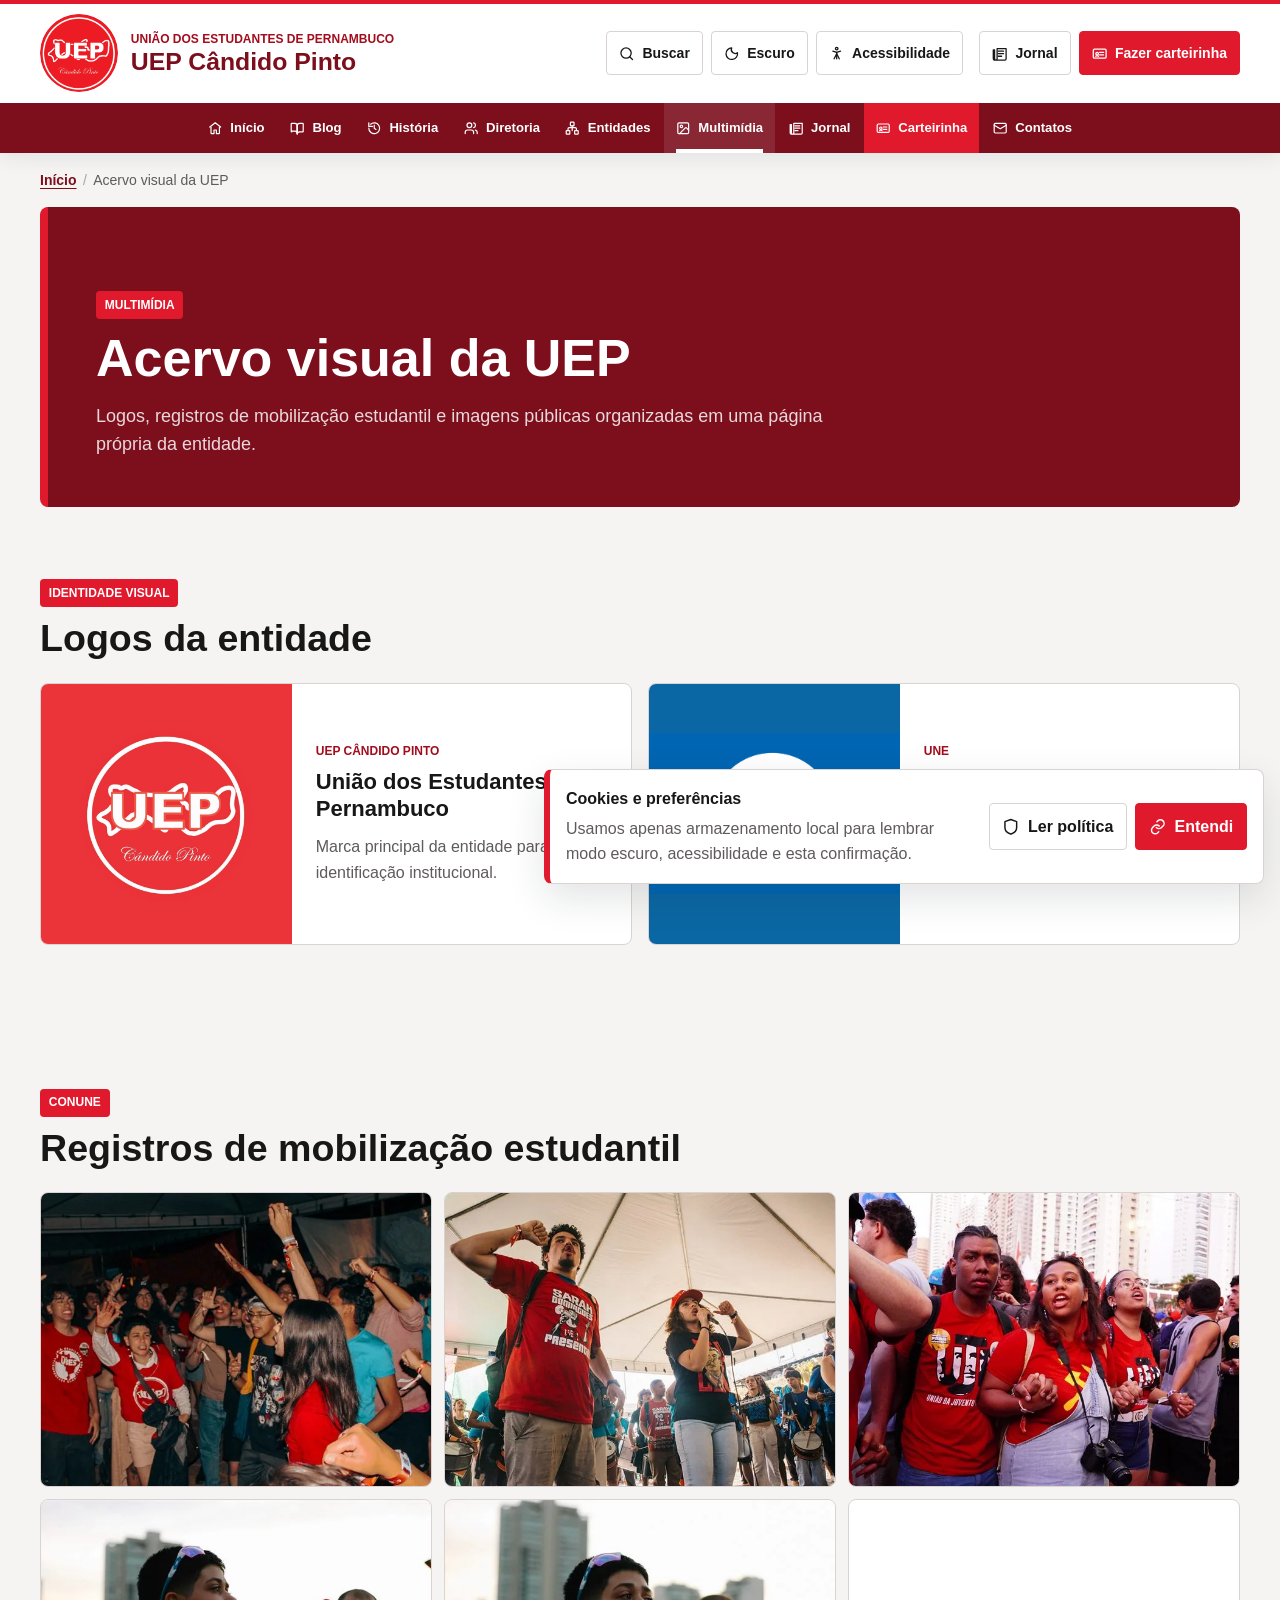
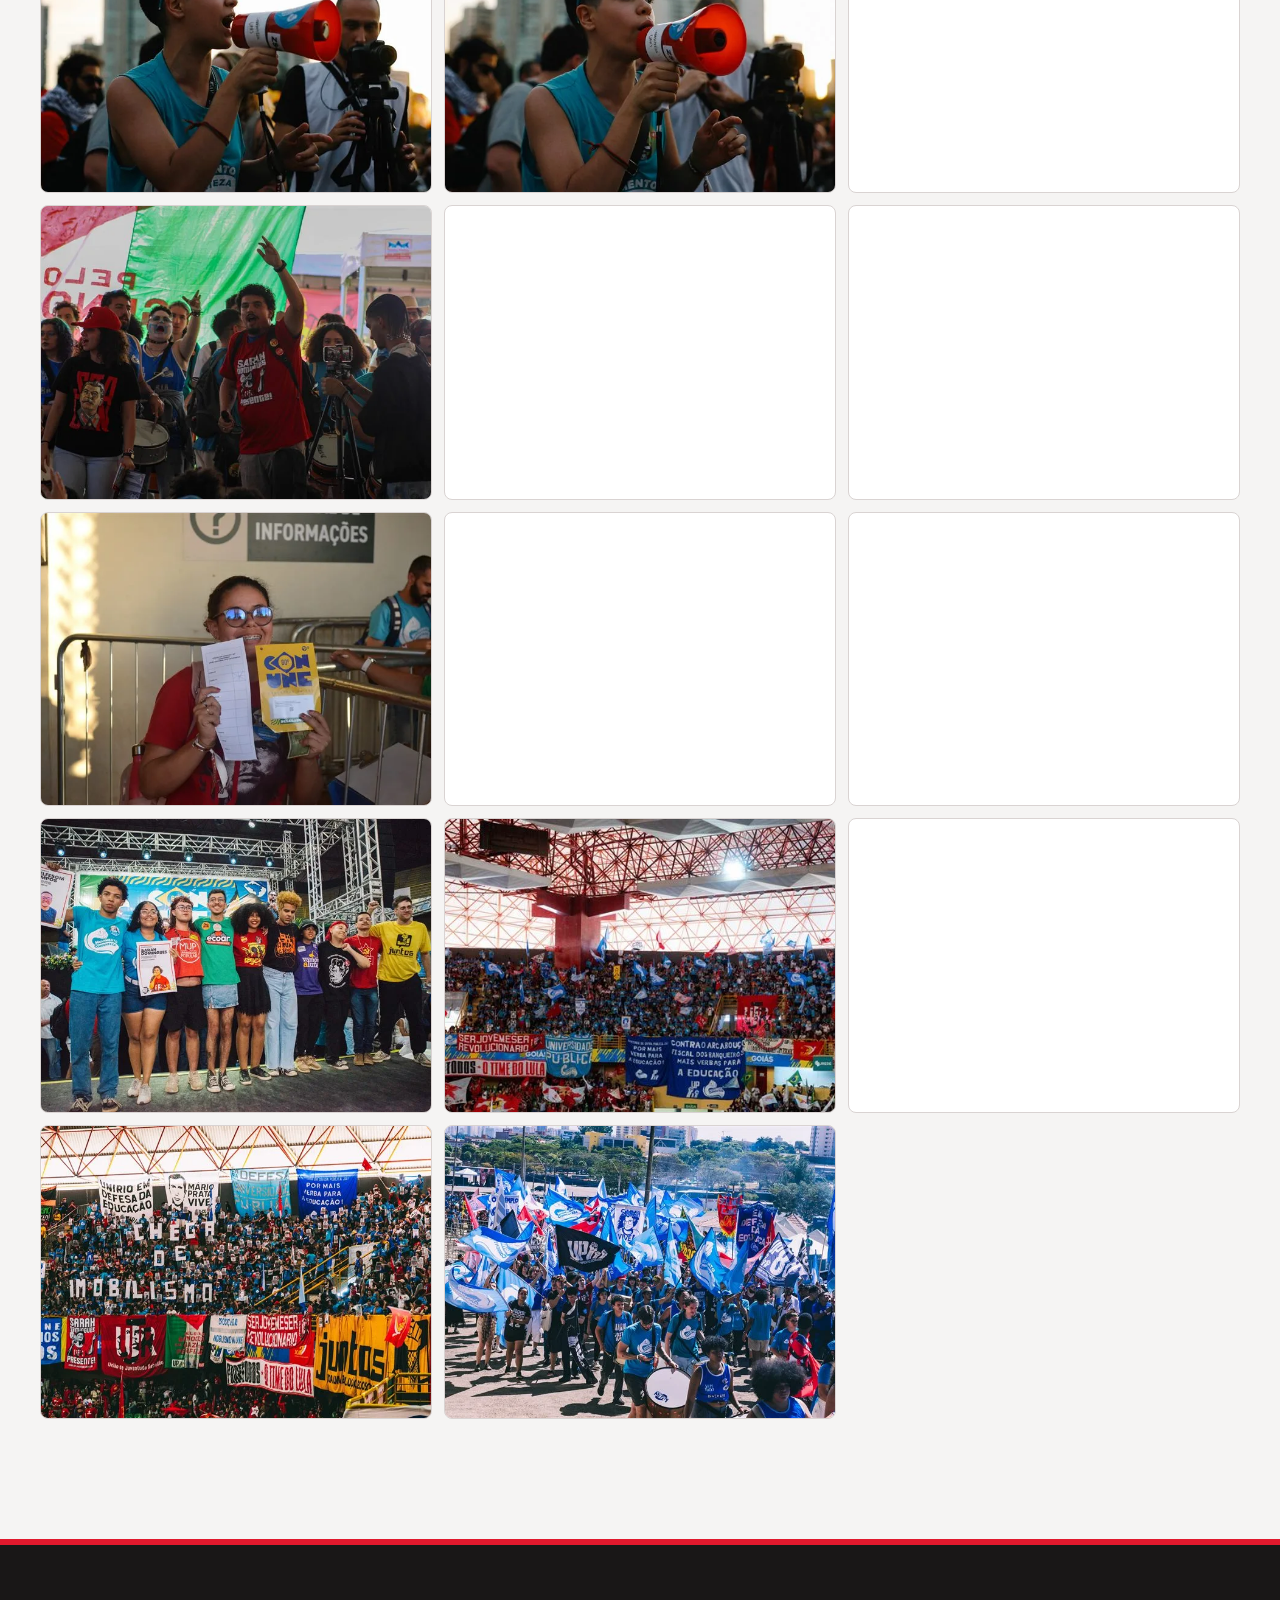
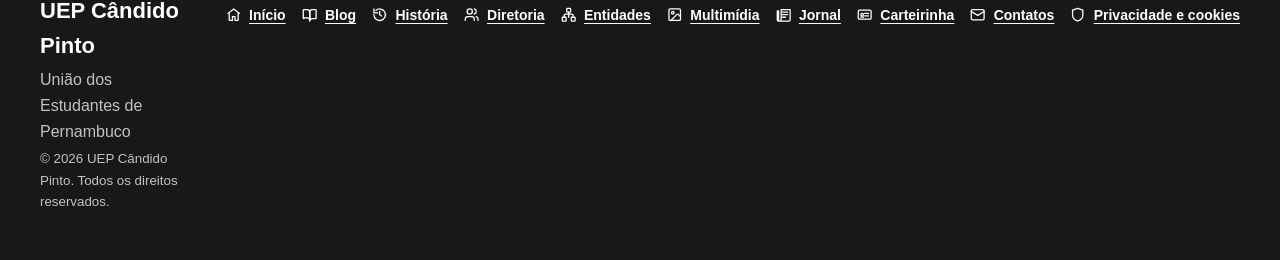
<file: multimidia.html>
﻿<!doctype html>
<html lang="pt-BR">
  <head>
    <meta charset="utf-8" />
    <meta name="viewport" content="width=device-width, initial-scale=1" />
    <meta name="theme-color" content="#e71927" />
    <meta name="description" content="Multimídia da União dos Estudantes de Pernambuco." />
    <title>Multimídia | UEP</title>
    <link rel="canonical" href="https://uep-dev.github.io/UEP/multimidia.html" />
    <link rel="icon" href="assets/favicon.png?v=2" type="image/png" />
    <link rel="apple-touch-icon" href="assets/favicon.png?v=2" />
    <link rel="stylesheet" href="styles.css" />
  </head>
  <body>
    <a class="skip-link" href="#conteudo">Pular para o conteúdo</a>
    <header class="site-header">
      <div class="masthead">
        <a class="brand" href="index.html" aria-label="Página inicial da UEP"><img src="assets/logo-uep.jpg" alt="Marca da UEP Cândido Pinto" width="2048" height="2047" /><span><small>União dos Estudantes de Pernambuco</small><strong>UEP Cândido Pinto</strong></span></a>
        <div class="view-controls" aria-label="Preferências de visualização"><button class="mode-button" type="button" data-mode-toggle="dark" aria-pressed="false">Escuro</button><button class="mode-button" type="button" data-open-access-panel>Acessibilidade</button></div>
        <div class="header-actions" aria-label="Ações rápidas"><a href="jornal.html">Abrir jornal</a><a class="header-cta" href="carteirinha.html">Fazer carteirinha</a></div>
        <button class="menu-toggle" type="button" aria-expanded="false" aria-controls="menu-principal"><span></span><span></span><span></span><span class="visually-hidden">Abrir menu</span></button>
      </div>
      <nav class="main-nav" id="menu-principal" aria-label="Menu principal"><a href="index.html">Início</a><a href="blog.html">Blog</a><a href="historia.html">História</a><a href="diretoria.html">Diretoria</a><a href="entidades.html">Entidades</a><a href="multimidia.html">Multimídia</a><a href="jornal.html">Jornal</a><a href="carteirinha.html">Carteirinha</a><a href="contatos.html">Contatos</a></nav>
    </header>
    <main id="conteudo">
      <section class="page-hero page-hero-single" aria-labelledby="page-title"><div><span class="section-label">Multimídia</span><h1 id="page-title">Acervo visual da UEP</h1><p>Logos, registros de mobilização estudantil e imagens públicas organizadas em uma página própria da entidade.</p></div></section>
      <section class="media-identity-section" aria-labelledby="logos-title">
        <div class="section-heading"><span class="section-label">Identidade visual</span><h2 id="logos-title">Logos da entidade</h2></div>
        <div class="media-logo-grid">
          <article class="media-logo-card">
            <div class="media-logo-frame media-logo-frame-wide"><img src="assets/multimidia/logo-uep-candido-pinto-display.webp" data-full-src="assets/multimidia/logo-uep-candido-pinto.png" alt="Logo da UEP Cândido Pinto em fundo vermelho" width="1600" height="900" decoding="async" /></div>
            <div><span>UEP Cândido Pinto</span><strong>União dos Estudantes de Pernambuco</strong><p>Marca principal da entidade para identificação institucional.</p></div>
          </article>
          <article class="media-logo-card">
            <div class="media-logo-frame media-logo-frame-blue"><img src="assets/une.jpg" alt="Logo da UNE" width="1308" height="837" decoding="async" /></div>
            <div><span>UNE</span><strong>União Nacional dos Estudantes</strong><p>Referência nacional do movimento estudantil brasileiro.</p></div>
          </article>
        </div>
      </section>
      <section class="gallery-section media-gallery-section" id="galeria-conune" aria-labelledby="conune-title">
        <div class="section-heading"><span class="section-label">CONUNE</span><h2 id="conune-title">Registros de mobilização estudantil</h2></div>
        <div class="gallery-grid media-gallery-grid">
          <figure><img src="assets/multimidia/conune/thumbs/54675540932_8f3f4db099_h.webp" data-full-src="assets/multimidia/conune/54675540932_8f3f4db099_h.jpg" alt="Estudantes reunidos em atividade de mobilização" width="720" height="480" loading="lazy" decoding="async" /></figure>
          <figure><img src="assets/multimidia/conune/thumbs/54676178007_30e033e638_c.webp" data-full-src="assets/multimidia/conune/54676178007_30e033e638_c.jpg" alt="Estudantes com microfone e bateria em atividade política" width="720" height="481" loading="lazy" decoding="async" /></figure>
          <figure><img src="assets/multimidia/conune/thumbs/54676780518_f811c8d3cd_h.webp" data-full-src="assets/multimidia/conune/54676780518_f811c8d3cd_h.jpg" alt="Grupo de estudantes em ato coletivo" width="720" height="480" loading="lazy" decoding="async" /></figure>
          <figure><img src="assets/multimidia/conune/thumbs/54676951540_4d509f9538_h.webp" data-full-src="assets/multimidia/conune/54676951540_4d509f9538_h.jpg" alt="Estudante falando ao megafone durante manifestação" width="720" height="480" loading="lazy" decoding="async" /></figure>
          <figure><img src="assets/multimidia/conune/thumbs/54676951545_2a6db53371_h.webp" data-full-src="assets/multimidia/conune/54676951545_2a6db53371_h.jpg" alt="Estudante usando megafone em ato público" width="720" height="480" loading="lazy" decoding="async" /></figure>
          <figure><img src="assets/multimidia/conune/thumbs/54677009036_b03b8144e8_h.webp" data-full-src="assets/multimidia/conune/54677009036_b03b8144e8_h.jpg" alt="Estudante discursando com microfone em plenária" width="720" height="481" loading="lazy" decoding="async" /></figure>
          <figure><img src="assets/multimidia/conune/thumbs/54677026091_92e3bea19a_h.webp" data-full-src="assets/multimidia/conune/54677026091_92e3bea19a_h.jpg" alt="Grupo com instrumentos e bandeiras em mobilização" width="720" height="480" loading="lazy" decoding="async" /></figure>
          <figure><img src="assets/multimidia/conune/thumbs/54677055566_4c03ae53d6_h.webp" data-full-src="assets/multimidia/conune/54677055566_4c03ae53d6_h.jpg" alt="Bandeira amarela erguida contra o céu azul" width="720" height="480" loading="lazy" decoding="async" /></figure>
          <figure><img src="assets/multimidia/conune/thumbs/54677250234_8e1a2dbbe7_h.webp" data-full-src="assets/multimidia/conune/54677250234_8e1a2dbbe7_h.jpg" alt="Estudante falando ao microfone em ato" width="720" height="480" loading="lazy" decoding="async" /></figure>
          <figure><img src="assets/multimidia/conune/thumbs/54677276289_b7e1e118e6_h.webp" data-full-src="assets/multimidia/conune/54677276289_b7e1e118e6_h.jpg" alt="Estudante segurando materiais do CONUNE" width="720" height="480" loading="lazy" decoding="async" /></figure>
          <figure><img src="assets/multimidia/conune/thumbs/54677278093_b3d0fdec6a_h.webp" data-full-src="assets/multimidia/conune/54677278093_b3d0fdec6a_h.jpg" alt="Estudante discursando com microfone" width="720" height="480" loading="lazy" decoding="async" /></figure>
          <figure><img src="assets/multimidia/conune/thumbs/54677279374_c7d8868622_h.webp" data-full-src="assets/multimidia/conune/54677279374_c7d8868622_h.jpg" alt="Bandeiras em espaço aberto durante encontro estudantil" width="720" height="480" loading="lazy" decoding="async" /></figure>
          <figure><img src="assets/multimidia/conune/thumbs/54676176452_617ef31a6d_h.webp" data-full-src="assets/multimidia/conune/54676176452_617ef31a6d_h.jpg" alt="Grupo de estudantes reunidos no palco" width="720" height="481" loading="lazy" decoding="async" /></figure>
          <figure><img src="assets/multimidia/conune/thumbs/54676195697_653a8b7b62_h.webp" data-full-src="assets/multimidia/conune/54676195697_653a8b7b62_h.jpg" alt="Ginásio cheio com bandeiras e faixas estudantis" width="720" height="362" loading="lazy" decoding="async" /></figure>
          <figure><img src="assets/multimidia/conune/thumbs/54676223672_fa652a5faa_h.webp" data-full-src="assets/multimidia/conune/54676223672_fa652a5faa_h.jpg" alt="Ato com bandeiras e fumaça azul" width="720" height="480" loading="lazy" decoding="async" /></figure>
          <figure><img src="assets/multimidia/conune/thumbs/54677380325_6be82e60c5_h.webp" data-full-src="assets/multimidia/conune/54677380325_6be82e60c5_h.jpg" alt="Arquibancada com faixas em defesa da educação" width="720" height="480" loading="lazy" decoding="async" /></figure>
          <figure><img src="assets/multimidia/conune/thumbs/54677278934_d757340662_h.webp" data-full-src="assets/multimidia/conune/54677278934_d757340662_h.jpg" alt="Bloco de estudantes com bandeiras azuis em caminhada" width="720" height="480" loading="lazy" decoding="async" /></figure>
        </div>
      </section>
    </main>
    <footer class="site-footer"><div><strong>UEP Cândido Pinto</strong><span>União dos Estudantes de Pernambuco</span><small>© 2026 UEP Cândido Pinto. Todos os direitos reservados.</small></div><nav aria-label="Rodapé"><a href="index.html">Portal</a><a href="blog.html">Blog</a><a href="politica.html">Privacidade e cookies</a></nav></footer>
    <dialog class="access-dialog" id="accessPanel"><button class="dialog-close" type="button" data-close-access-panel aria-label="Fechar acessibilidade">×</button><p class="section-label">Acessibilidade</p><h2>Ajustes de leitura e conforto</h2><p>As preferências ficam salvas neste navegador.</p><div class="access-grid"><label class="toggle-row">Alto contraste <input type="checkbox" data-access-pref="highContrast" /></label><label class="toggle-row">Fonte maior <input type="checkbox" data-access-pref="largeFont" /></label><label class="toggle-row">Modo escuro <input type="checkbox" data-access-pref="darkMode" /></label><label class="toggle-row">Redução sensorial <input type="checkbox" data-access-pref="calmMode" /></label></div></dialog>
    <script src="artigos.js" defer></script><script src="script.js" defer></script>
  </body>
</html>
</file>
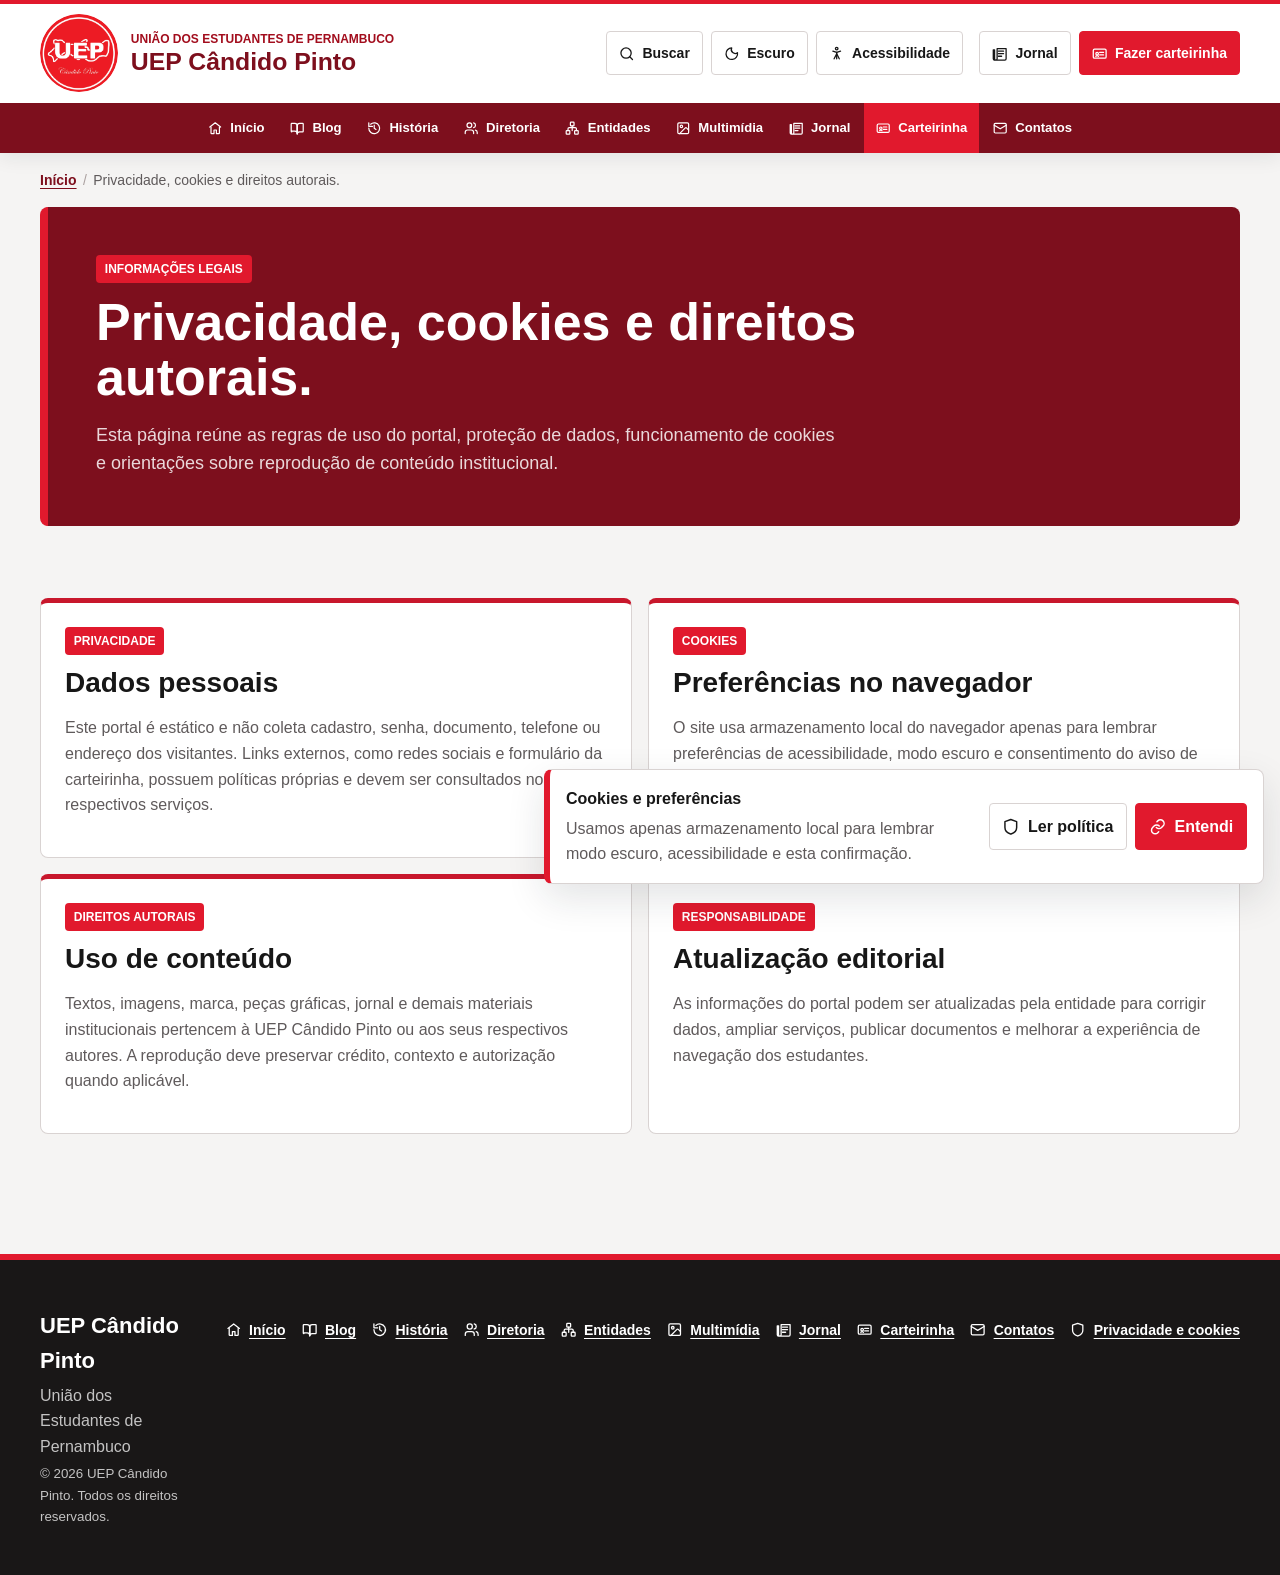
<file: politica.html>
﻿<!doctype html>
<html lang="pt-BR">
  <head>
    <meta charset="utf-8" />
    <meta name="viewport" content="width=device-width, initial-scale=1" />
    <meta name="theme-color" content="#e71927" />
    <meta
      name="description"
      content="Política de privacidade, cookies, direitos autorais e uso de conteúdo do portal da UEP."
    />
    <title>Privacidade e cookies | UEP</title>
    <link rel="canonical" href="https://uep-dev.github.io/UEP/politica.html" />
    <link rel="icon" href="assets/favicon.png?v=2" type="image/png" />
    <link rel="apple-touch-icon" href="assets/favicon.png?v=2" />
    <link rel="stylesheet" href="styles.css" />
  </head>
  <body>
    <a class="skip-link" href="#conteudo">Pular para o conteúdo</a>

    <header class="site-header">
      <div class="masthead">
        <a class="brand" href="index.html" aria-label="Página inicial da UEP">
          <img src="assets/logo-uep.jpg" alt="Marca da UEP Cândido Pinto" width="2048" height="2047" />
          <span>
            <small>União dos Estudantes de Pernambuco</small>
            <strong>UEP Cândido Pinto</strong>
          </span>
        </a>

        <div class="view-controls" aria-label="Preferências de visualização">
          <button class="mode-button" type="button" data-mode-toggle="dark" aria-pressed="false">Escuro</button>
          <button class="mode-button" type="button" data-open-access-panel>Acessibilidade</button>
        </div>

        <div class="header-actions" aria-label="Ações rápidas">
          <a href="jornal.html">Abrir jornal</a>
          <a class="header-cta" href="carteirinha.html">Fazer carteirinha</a>
        </div>

        <button class="menu-toggle" type="button" aria-expanded="false" aria-controls="menu-principal">
          <span></span>
          <span></span>
          <span></span>
          <span class="visually-hidden">Abrir menu</span>
        </button>
      </div>

      <nav class="main-nav" id="menu-principal" aria-label="Menu principal">
        <a href="index.html">Início</a>
        <a href="blog.html">Blog</a>
        <a href="historia.html">História</a>
        <a href="diretoria.html">Diretoria</a>
        <a href="entidades.html">Entidades</a>
        <a href="multimidia.html">Multimídia</a>
        <a href="jornal.html">Jornal</a>
        <a href="carteirinha.html">Carteirinha</a>
        <a href="contatos.html">Contatos</a>
      </nav>
    </header>

    <main id="conteudo">
      <section class="page-hero policy-hero" aria-labelledby="politica-titulo">
        <div>
          <span class="section-label">Informações legais</span>
          <h1 id="politica-titulo">Privacidade, cookies e direitos autorais.</h1>
          <p>
            Esta página reúne as regras de uso do portal, proteção de dados, funcionamento de cookies e orientações sobre
            reprodução de conteúdo institucional.
          </p>
        </div>
      </section>

      <section class="policy-section" aria-label="Políticas do portal">
        <article class="policy-card">
          <span class="section-label">Privacidade</span>
          <h2>Dados pessoais</h2>
          <p>
            Este portal é estático e não coleta cadastro, senha, documento, telefone ou endereço dos visitantes. Links
            externos, como redes sociais e formulário da carteirinha, possuem políticas próprias e devem ser consultados
            nos respectivos serviços.
          </p>
        </article>

        <article class="policy-card">
          <span class="section-label">Cookies</span>
          <h2>Preferências no navegador</h2>
          <p>
            O site usa armazenamento local do navegador apenas para lembrar preferências de acessibilidade, modo escuro e
            consentimento do aviso de cookies. Essas informações ficam no próprio dispositivo do visitante.
          </p>
        </article>

        <article class="policy-card">
          <span class="section-label">Direitos autorais</span>
          <h2>Uso de conteúdo</h2>
          <p>
            Textos, imagens, marca, peças gráficas, jornal e demais materiais institucionais pertencem à UEP Cândido
            Pinto ou aos seus respectivos autores. A reprodução deve preservar crédito, contexto e autorização quando
            aplicável.
          </p>
        </article>

        <article class="policy-card">
          <span class="section-label">Responsabilidade</span>
          <h2>Atualização editorial</h2>
          <p>
            As informações do portal podem ser atualizadas pela entidade para corrigir dados, ampliar serviços, publicar
            documentos e melhorar a experiência de navegação dos estudantes.
          </p>
        </article>
      </section>
    </main>

    <footer class="site-footer">
      <div>
        <strong>UEP Cândido Pinto</strong>
        <span>União dos Estudantes de Pernambuco</span>
        <small>© 2026 UEP Cândido Pinto. Todos os direitos reservados.</small>
      </div>
      <nav aria-label="Rodapé">
        <a href="index.html">Portal</a>
        <a href="blog.html">Blog</a>
        <a href="jornal.html">Jornal</a>
        <a href="redes.html">Redes</a>
      </nav>
    </footer>

    <dialog class="access-dialog" id="accessPanel">
      <button class="dialog-close" type="button" data-close-access-panel aria-label="Fechar acessibilidade">×</button>
      <p class="section-label">Acessibilidade</p>
      <h2>Ajustes de leitura e conforto</h2>
      <p>As preferências ficam salvas neste navegador.</p>
      <div class="access-grid">
        <label class="toggle-row">
          Alto contraste
          <input type="checkbox" data-access-pref="highContrast" />
        </label>
        <label class="toggle-row">
          Fonte maior
          <input type="checkbox" data-access-pref="largeFont" />
        </label>
        <label class="toggle-row">
          Modo escuro
          <input type="checkbox" data-access-pref="darkMode" />
        </label>
        <label class="toggle-row">
          Redução sensorial
          <input type="checkbox" data-access-pref="calmMode" />
        </label>
      </div>
    </dialog>

    <script src="artigos.js" defer></script>
    <script src="script.js" defer></script>
  </body>
</html>
</file>
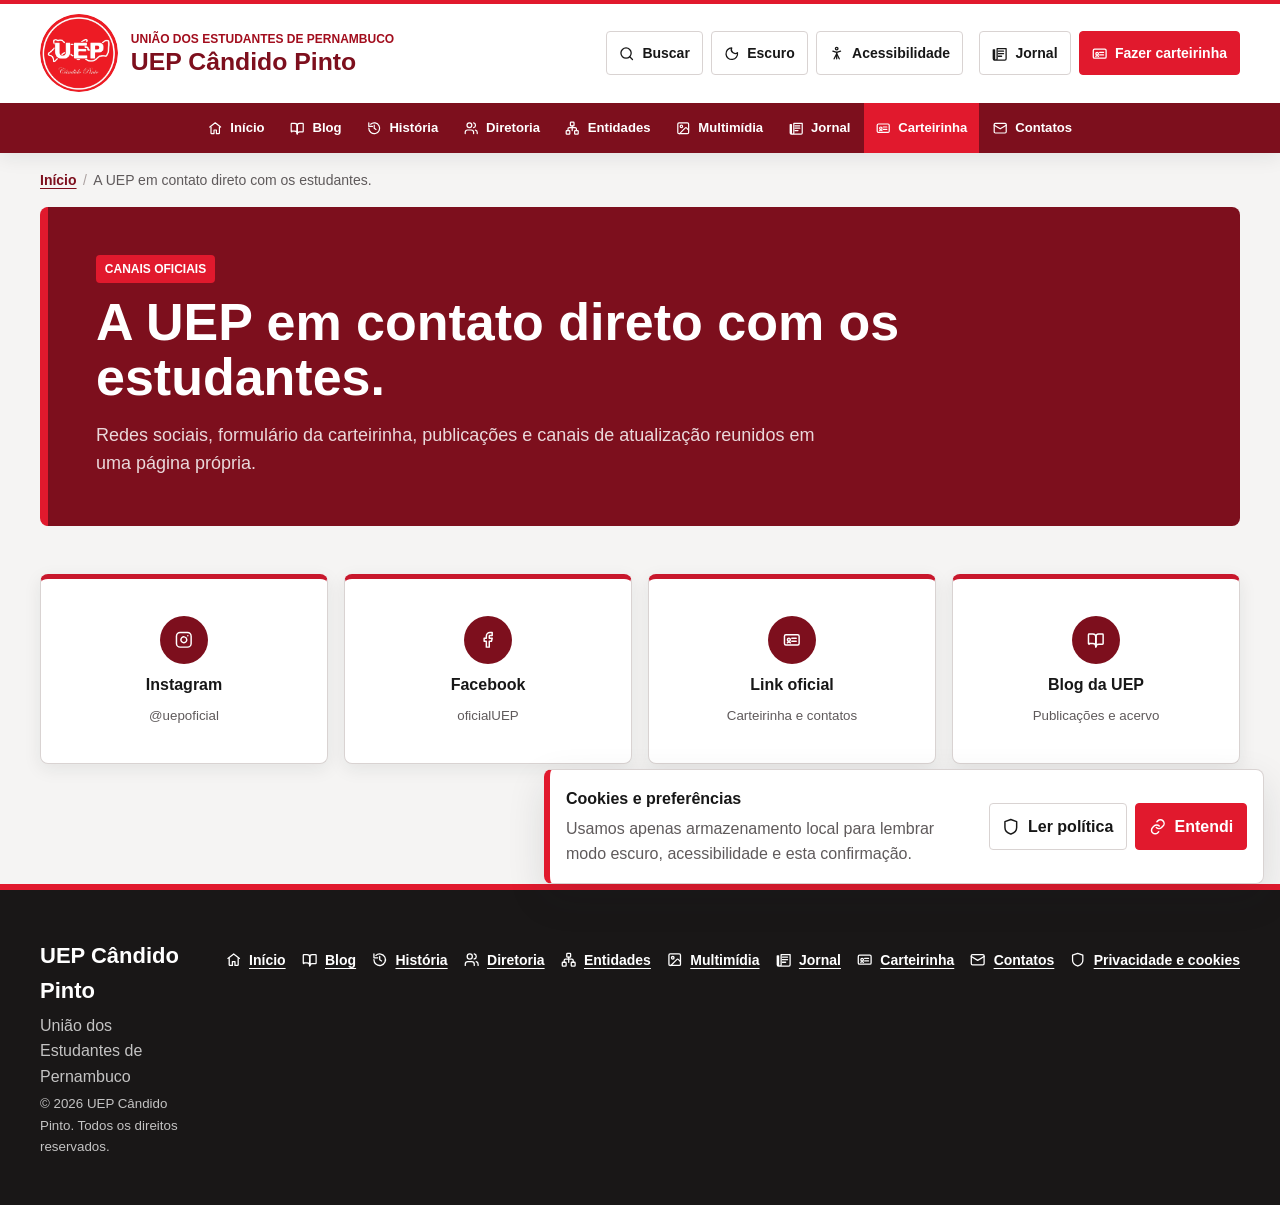
<file: redes.html>
﻿<!doctype html>
<html lang="pt-BR">
  <head>
    <meta charset="utf-8" />
    <meta name="viewport" content="width=device-width, initial-scale=1" />
    <meta name="theme-color" content="#e71927" />
    <meta name="description" content="Redes e canais oficiais da União dos Estudantes de Pernambuco." />
    <title>Redes | UEP</title>
    <link rel="canonical" href="https://uep-dev.github.io/UEP/redes.html" />
    <link rel="icon" href="assets/favicon.png?v=2" type="image/png" />
    <link rel="apple-touch-icon" href="assets/favicon.png?v=2" />
    <link rel="stylesheet" href="styles.css" />
  </head>
  <body>
    <a class="skip-link" href="#conteudo">Pular para o conteúdo</a>

    <header class="site-header">
      <div class="masthead">
        <a class="brand" href="index.html" aria-label="Página inicial da UEP">
          <img src="assets/logo-uep.jpg" alt="Marca da UEP Cândido Pinto" width="2048" height="2047" />
          <span>
            <small>União dos Estudantes de Pernambuco</small>
            <strong>UEP Cândido Pinto</strong>
          </span>
        </a>

        <div class="view-controls" aria-label="Preferências de visualização">
          <button class="mode-button" type="button" data-mode-toggle="dark" aria-pressed="false">Escuro</button>
          <button class="mode-button" type="button" data-open-access-panel>Acessibilidade</button>
        </div>

        <div class="header-actions" aria-label="Ações rápidas">
          <a href="blog.html">Abrir blog</a>
          <a class="header-cta" href="carteirinha.html">Fazer carteirinha</a>
        </div>

        <button class="menu-toggle" type="button" aria-expanded="false" aria-controls="menu-principal">
          <span></span>
          <span></span>
          <span></span>
          <span class="visually-hidden">Abrir menu</span>
        </button>
      </div>

      <nav class="main-nav" id="menu-principal" aria-label="Menu principal">
        <a href="index.html">Início</a>
        <a href="blog.html">Blog</a>
        <a href="historia.html">História</a>
        <a href="diretoria.html">Diretoria</a>
        <a href="entidades.html">Entidades</a>
        <a href="multimidia.html">Multimídia</a>
        <a href="jornal.html">Jornal</a>
        <a href="carteirinha.html">Carteirinha</a>
        <a href="contatos.html">Contatos</a>
      </nav>
    </header>

    <main id="conteudo">
      <section class="page-hero social-page-hero" aria-labelledby="redes-pagina-titulo">
        <div>
          <span class="section-label">Canais oficiais</span>
          <h1 id="redes-pagina-titulo">A UEP em contato direto com os estudantes.</h1>
          <p>
            Redes sociais, formulário da carteirinha, publicações e canais de atualização reunidos em uma página própria.
          </p>
        </div>
      </section>

      <section class="social-hub" aria-label="Links oficiais da UEP">
        <a class="social-page-card instagram-card" href="https://www.instagram.com/uepoficial/">
          <span>IG</span>
          <strong>Instagram</strong>
          <small>@uepoficial</small>
        </a>
        <a class="social-page-card facebook-card" href="https://web.facebook.com/oficialUEP">
          <span>f</span>
          <strong>Facebook</strong>
          <small>oficialUEP</small>
        </a>
        <a class="social-page-card link-card" href="https://linktr.ee/uepoficial">
          <span>+</span>
          <strong>Link oficial</strong>
          <small>Carteirinha e contatos</small>
        </a>
        <a class="social-page-card blog-card-link" href="blog.html">
          <span>B</span>
          <strong>Blog da UEP</strong>
          <small>Publicações e acervo</small>
        </a>
      </section>
    </main>

    <footer class="site-footer">
      <div>
        <strong>UEP Cândido Pinto</strong>
        <span>União dos Estudantes de Pernambuco</span>
        <small>© 2026 UEP Cândido Pinto. Todos os direitos reservados.</small>
      </div>
      <nav aria-label="Rodapé">
        <a href="index.html">Portal</a>
        <a href="blog.html">Blog</a>
        <a href="jornal.html">Jornal</a>
        <a href="politica.html">Privacidade e cookies</a>
      </nav>
    </footer>

    <dialog class="access-dialog" id="accessPanel">
      <button class="dialog-close" type="button" data-close-access-panel aria-label="Fechar acessibilidade">×</button>
      <p class="section-label">Acessibilidade</p>
      <h2>Ajustes de leitura e conforto</h2>
      <p>As preferências ficam salvas neste navegador.</p>
      <div class="access-grid">
        <label class="toggle-row">
          Alto contraste
          <input type="checkbox" data-access-pref="highContrast" />
        </label>
        <label class="toggle-row">
          Fonte maior
          <input type="checkbox" data-access-pref="largeFont" />
        </label>
        <label class="toggle-row">
          Modo escuro
          <input type="checkbox" data-access-pref="darkMode" />
        </label>
        <label class="toggle-row">
          Redução sensorial
          <input type="checkbox" data-access-pref="calmMode" />
        </label>
      </div>
    </dialog>

    <script src="artigos.js" defer></script>
    <script src="script.js" defer></script>
  </body>
</html>
</file>
<file: styles.css>
:root {
  color-scheme: light;
  --color-primary: #c8172c;
  --color-primary-dark: #7d0f1d;
  --color-primary-soft: #f8e9ec;
  --color-red: #e1192d;
  --color-red-dark: #a20d1d;
  --color-red-soft: #fff0f2;
  --color-focus: #151515;
  --color-ink: #171717;
  --color-muted: #5f5a5b;
  --color-page: #f5f4f3;
  --color-surface: #ffffff;
  --color-line: #d9d3d2;
  --color-line-strong: #aaa09f;
  --color-on-dark: #ffffff;
  --font-sans: Inter, "Segoe UI", Arial, Helvetica, sans-serif;
  --font-display: "Arial Black", "Segoe UI Black", "Segoe UI", Arial, sans-serif;
  --font-serif: Georgia, "Times New Roman", serif;
  --text-xs: 0.75rem;
  --text-sm: 0.875rem;
  --text-base: 1rem;
  --text-lg: 1.125rem;
  --text-xl: 1.375rem;
  --text-2xl: 1.75rem;
  --text-3xl: 2.35rem;
  --text-4xl: 3.25rem;
  --leading-tight: 1.05;
  --leading-normal: 1.6;
  --space-1: 0.25rem;
  --space-2: 0.5rem;
  --space-3: 0.75rem;
  --space-4: 1rem;
  --space-5: 1.5rem;
  --space-6: 2rem;
  --space-7: 3rem;
  --space-8: 4.5rem;
  --radius-sm: 4px;
  --radius-md: 8px;
  --border: 1px solid var(--color-line);
  --shadow-sm: 0 5px 18px rgba(23, 33, 42, 0.08);
  --shadow-md: 0 14px 38px rgba(23, 33, 42, 0.12);
  --container: 1200px;
  --reading: 760px;
  --touch: 44px;
  --z-header: 30;
  --z-overlay: 50;
  --z-dialog: 70;
  --transition: 180ms ease;
}

html.theme-dark {
  color-scheme: dark;
  --color-primary: #ff6876;
  --color-primary-dark: #8e1423;
  --color-primary-soft: #35191f;
  --color-red: #ff5262;
  --color-red-dark: #d82d3e;
  --color-red-soft: #35191f;
  --color-focus: #ffffff;
  --color-ink: #f4f7f8;
  --color-muted: #c9c2c3;
  --color-page: #111111;
  --color-surface: #1c1a1a;
  --color-line: #463f40;
  --color-line-strong: #756b6d;
  --shadow-sm: 0 5px 18px rgba(0, 0, 0, 0.25);
  --shadow-md: 0 14px 38px rgba(0, 0, 0, 0.34);
}

html.high-contrast {
  --color-primary: #b00020;
  --color-primary-dark: #6e0012;
  --color-primary-soft: #ffffff;
  --color-red: #c00020;
  --color-red-dark: #780012;
  --color-red-soft: #ffffff;
  --color-focus: #000000;
  --color-ink: #000000;
  --color-muted: #111111;
  --color-page: #ffffff;
  --color-surface: #ffffff;
  --color-line: #000000;
  --color-line-strong: #000000;
  --shadow-sm: none;
  --shadow-md: none;
}

html.large-font {
  font-size: 112.5%;
}

html.calm-mode *,
html.calm-mode *::before,
html.calm-mode *::after {
  scroll-behavior: auto !important;
  transition-duration: 0.001ms !important;
  animation-duration: 0.001ms !important;
  animation-iteration-count: 1 !important;
}

html.calm-mode img {
  filter: saturate(0.78);
}

*,
*::before,
*::after {
  box-sizing: border-box;
}

html {
  overflow-x: hidden;
  overflow-x: clip;
  scroll-behavior: smooth;
  scroll-padding-top: 8rem;
}

body {
  margin: 0;
  overflow-x: clip;
  background: var(--color-page);
  color: var(--color-ink);
  font-family: var(--font-sans);
  font-size: var(--text-base);
  line-height: var(--leading-normal);
  letter-spacing: 0;
  text-rendering: optimizeLegibility;
}

body.nav-open {
  overflow: hidden;
}

body.nav-open .cookie-banner {
  opacity: 0;
  pointer-events: none;
}

button,
input,
textarea,
select {
  color: inherit;
  font: inherit;
  letter-spacing: 0;
}

img,
svg,
video,
canvas {
  display: block;
  max-width: 100%;
}

img {
  height: auto;
}

a {
  color: inherit;
  text-decoration-thickness: 0.1em;
  text-underline-offset: 0.18em;
}

h1,
h2,
h3,
p {
  overflow-wrap: anywhere;
}

:focus-visible {
  outline: 3px solid var(--color-focus);
  outline-offset: 3px;
}

::selection {
  background: var(--color-red);
  color: #ffffff;
}

.visually-hidden {
  position: absolute !important;
  width: 1px !important;
  height: 1px !important;
  padding: 0 !important;
  overflow: hidden !important;
  clip: rect(0 0 0 0) !important;
  white-space: nowrap !important;
  border: 0 !important;
}

.skip-link {
  position: fixed;
  top: 0.5rem;
  left: 0.5rem;
  z-index: 100;
  min-height: var(--touch);
  padding: 0.65rem 1rem;
  background: var(--color-red);
  color: #ffffff;
  font-weight: 800;
  text-decoration: none;
  transform: translateY(-160%);
}

.skip-link:focus {
  transform: translateY(0);
}

.icon {
  width: 1.1em;
  height: 1.1em;
  flex: 0 0 auto;
  pointer-events: none;
}

.with-icon {
  gap: 0.5rem;
}

.site-header {
  position: sticky;
  top: 0;
  z-index: var(--z-header);
  background: var(--color-surface);
  color: var(--color-ink);
  border-top: 4px solid var(--color-red);
  box-shadow: var(--shadow-sm);
}

.masthead {
  display: grid;
  grid-template-columns: minmax(0, 1fr) auto auto;
  align-items: center;
  gap: var(--space-4);
  width: min(calc(100% - 2rem), var(--container));
  max-height: 112px;
  margin: 0 auto;
  padding: 0.65rem 0;
  overflow: hidden;
  transition: max-height var(--transition), padding var(--transition), opacity var(--transition);
}

.brand {
  display: inline-flex;
  min-width: 0;
  align-items: center;
  gap: 0.8rem;
  color: var(--color-primary-dark);
  text-decoration: none;
}

.brand img {
  width: 78px;
  height: 78px;
  flex: 0 0 78px;
  object-fit: cover;
  border: 0;
  border-radius: 50%;
  box-shadow: none;
}

.brand span {
  min-width: 0;
}

.brand small {
  display: block;
  color: var(--color-red-dark);
  font-size: var(--text-xs);
  font-weight: 800;
  line-height: 1.2;
  text-transform: uppercase;
}

.brand strong {
  display: block;
  margin-top: 0.12rem;
  font-family: var(--font-display);
  font-size: 1.55rem;
  line-height: 1.05;
}

.view-controls,
.header-actions {
  display: flex;
  align-items: center;
  gap: var(--space-2);
}

.mode-button,
.header-actions a,
.menu-toggle {
  min-height: var(--touch);
  border: var(--border);
  border-radius: var(--radius-sm);
  background: var(--color-surface);
  color: var(--color-ink);
  cursor: pointer;
  font-size: var(--text-sm);
  font-weight: 750;
  text-decoration: none;
  transition: border-color var(--transition), background-color var(--transition), color var(--transition), transform var(--transition);
}

.mode-button,
.header-actions a {
  display: inline-flex;
  align-items: center;
  justify-content: center;
  padding: 0.58rem 0.75rem;
  white-space: nowrap;
}

.mode-button:hover,
.mode-button:focus-visible,
.header-actions a:hover,
.header-actions a:focus-visible {
  border-color: var(--color-primary);
  color: var(--color-primary-dark);
}

.mode-button[aria-pressed="true"] {
  background: var(--color-primary-dark);
  border-color: var(--color-primary-dark);
  color: var(--color-on-dark);
}

.header-actions .header-cta {
  background: var(--color-red);
  border-color: var(--color-red);
  color: #ffffff;
}

.header-actions .header-cta:hover,
.header-actions .header-cta:focus-visible {
  background: var(--color-red-dark);
  border-color: var(--color-red-dark);
  color: #ffffff;
}

.menu-toggle {
  display: none;
  width: var(--touch);
  padding: 0;
  place-content: center;
  gap: 5px;
}

.menu-toggle span:not(.visually-hidden) {
  width: 21px;
  height: 2px;
  background: currentColor;
}

.main-nav {
  display: flex;
  justify-content: center;
  gap: 0.15rem;
  min-height: 50px;
  padding: 0 max(1rem, calc((100% - var(--container)) / 2));
  background: var(--color-primary-dark);
  color: #ffffff;
}

.main-nav a {
  position: relative;
  display: inline-flex;
  min-height: 50px;
  align-items: center;
  justify-content: center;
  padding: 0.65rem 0.72rem;
  font-size: 0.82rem;
  font-weight: 750;
  text-decoration: none;
  white-space: nowrap;
  transition: background-color var(--transition), color var(--transition);
}

.main-nav a::after {
  position: absolute;
  right: 0.7rem;
  bottom: 0;
  left: 0.7rem;
  height: 4px;
  background: #ffffff;
  content: "";
  opacity: 0;
}

.main-nav a:hover,
.main-nav a:focus-visible,
.main-nav a.is-active {
  background: rgba(255, 255, 255, 0.1);
}

.main-nav a.is-active::after {
  opacity: 1;
}

.main-nav a[href="carteirinha.html"] {
  background: var(--color-red);
}

.main-nav a[href="carteirinha.html"]:hover,
.main-nav a[href="carteirinha.html"]:focus-visible,
.main-nav a[href="carteirinha.html"].is-active {
  background: var(--color-red-dark);
}

.site-header.is-condensed .masthead {
  max-height: 0;
  padding-top: 0;
  padding-bottom: 0;
  opacity: 0;
  pointer-events: none;
}

.scroll-progress {
  position: fixed;
  top: 0;
  left: 0;
  z-index: calc(var(--z-header) + 1);
  width: 100%;
  height: 4px;
  background: var(--color-red);
  transform: scaleX(0);
  transform-origin: left;
  pointer-events: none;
}

.menu-backdrop {
  display: none;
}

.mobile-menu-close {
  display: none;
}

main {
  min-height: 55vh;
}

.hero-grid {
  position: relative;
  width: 100%;
  min-height: 550px;
  overflow: hidden;
  background: var(--color-primary-dark) url("assets/multimidia/conune/54676780518_f811c8d3cd_h.jpg") center 42% / cover no-repeat;
  color: #ffffff;
  isolation: isolate;
}

.hero-grid::before {
  position: absolute;
  inset: 0;
  z-index: -1;
  background: rgba(24, 9, 12, 0.8);
  content: "";
}

.headline {
  display: flex;
  min-height: 550px;
  width: min(calc(100% - 2rem), var(--container));
  margin: 0 auto;
  padding: var(--space-7) 0;
  flex-direction: column;
  justify-content: center;
  align-items: flex-start;
}

.headline h1 {
  max-width: 820px;
  margin: 0.75rem 0 0;
  font-family: var(--font-display);
  font-size: 3.55rem;
  line-height: 0.98;
  text-transform: uppercase;
}

.headline .hero-intro {
  max-width: 760px;
  margin: 0.75rem 0 0;
  color: #ffffff;
  font-size: var(--text-2xl);
  font-weight: 750;
  line-height: 1.18;
}

.headline > p:not(.hero-intro) {
  max-width: 720px;
  margin: 1rem 0 0;
  color: rgba(255, 255, 255, 0.9);
  font-size: var(--text-lg);
}

.section-label,
.story-tag,
.pdf-mark {
  display: inline-flex;
  width: fit-content;
  min-height: 28px;
  align-items: center;
  padding: 0.3rem 0.55rem;
  border-radius: var(--radius-sm);
  font-size: var(--text-xs);
  font-weight: 850;
  line-height: 1.2;
  text-transform: uppercase;
}

.section-label {
  background: var(--color-red);
  color: #ffffff;
}

.story-tag {
  background: var(--color-primary-soft);
  color: var(--color-primary-dark);
}

.pdf-mark {
  background: var(--color-red);
  color: #ffffff;
}

.headline .lead-actions {
  margin-top: var(--space-5);
}

.lead-actions,
.form-actions,
.organize-actions {
  display: flex;
  flex-wrap: wrap;
  gap: var(--space-3);
}

.button {
  display: inline-flex;
  min-height: var(--touch);
  align-items: center;
  justify-content: center;
  padding: 0.72rem 1rem;
  border: 2px solid transparent;
  border-radius: var(--radius-sm);
  cursor: pointer;
  font-weight: 800;
  line-height: 1.2;
  text-align: center;
  text-decoration: none;
  transition: background-color var(--transition), border-color var(--transition), color var(--transition), transform var(--transition);
}

.button:hover,
.button:focus-visible {
  transform: translateY(-1px);
}

.button-primary {
  background: var(--color-red);
  border-color: var(--color-red);
  color: #ffffff;
}

.button-primary:hover,
.button-primary:focus-visible {
  background: var(--color-red-dark);
  border-color: var(--color-red-dark);
}

.button-secondary {
  background: var(--color-surface);
  border-color: var(--color-primary-dark);
  color: var(--color-primary-dark);
}

.headline .button-secondary,
.organize-section .button-secondary {
  background: transparent;
  border-color: #ffffff;
  color: #ffffff;
}

.quick-access-section,
.movement-section,
.news-section,
.service-split,
.journal-section,
.organize-section,
.social-section,
.shirt-campaign,
.page-hero,
.blog-section,
.content-page-section,
.gallery-section,
.media-identity-section,
.policy-section,
.related-section,
.form-hero,
.social-hub,
.article-page,
.breadcrumbs {
  width: min(calc(100% - 2rem), var(--container));
  margin-right: auto;
  margin-left: auto;
}

.quick-access-section {
  padding: var(--space-5) 0 var(--space-7);
}

.quick-access-grid {
  display: grid;
  grid-template-columns: repeat(6, minmax(0, 1fr));
  gap: var(--space-2);
}

.quick-access-grid a {
  display: flex;
  min-height: 88px;
  align-items: center;
  justify-content: center;
  gap: var(--space-2);
  padding: var(--space-3);
  background: var(--color-surface);
  border: var(--border);
  border-bottom: 4px solid var(--color-primary);
  border-radius: var(--radius-md);
  box-shadow: var(--shadow-sm);
  color: var(--color-primary-dark);
  font-weight: 800;
  text-align: center;
  text-decoration: none;
  transition: border-color var(--transition), transform var(--transition), box-shadow var(--transition);
}

.quick-access-grid a:hover,
.quick-access-grid a:focus-visible {
  border-bottom-color: var(--color-red);
  box-shadow: var(--shadow-md);
  transform: translateY(-2px);
}

.movement-section,
.news-section,
.journal-section,
.social-section,
.shirt-campaign,
.blog-section,
.content-page-section,
.gallery-section,
.media-identity-section,
.policy-section,
.related-section {
  padding: var(--space-8) 0;
}

.movement-section {
  display: grid;
  grid-template-columns: minmax(280px, 0.7fr) minmax(0, 1.3fr);
  gap: var(--space-6);
  align-items: stretch;
  border-top: 5px solid var(--color-red);
}

.movement-media {
  display: grid;
  min-height: 390px;
  place-items: center;
  padding: var(--space-6);
  background: var(--color-primary-dark);
  border-radius: 0;
}

.movement-media img {
  width: min(300px, 88%);
  aspect-ratio: 1;
  object-fit: cover;
  border-radius: 50%;
}

.movement-copy {
  display: flex;
  flex-direction: column;
  align-items: flex-start;
  justify-content: center;
}

.movement-copy h2,
.organize-section h2,
.social-copy h2,
.service-split h2,
.form-hero h1,
.section-heading h2 {
  margin: 0;
  font-family: var(--font-display);
  font-size: var(--text-3xl);
  line-height: var(--leading-tight);
}

.movement-copy h2 {
  max-width: 760px;
  margin-top: 0;
}

.movement-copy > p:not(.section-label),
.organize-section p,
.social-copy p,
.service-split p {
  max-width: 720px;
  margin: var(--space-4) 0 0;
  color: var(--color-muted);
  font-size: var(--text-lg);
}

.movement-copy .button {
  margin-top: var(--space-5);
}

.section-heading {
  display: grid;
  grid-template-columns: minmax(0, 1fr) auto;
  gap: var(--space-3) var(--space-5);
  align-items: end;
  margin-bottom: var(--space-5);
}

.section-heading .section-label {
  grid-column: 1 / -1;
}

.section-heading > a {
  display: inline-flex;
  min-height: var(--touch);
  align-items: center;
  color: var(--color-primary-dark);
  font-size: var(--text-sm);
  font-weight: 800;
}

.news-section {
  border-top: 5px solid var(--color-red);
}

.news-layout,
.equal-news-layout {
  display: grid;
  grid-template-columns: repeat(4, minmax(0, 1fr));
  gap: var(--space-4);
}

.news-card,
.blog-post-card,
.related-card,
.directory-person,
.contact-card,
.policy-card,
.media-logo-card,
.social-page-card {
  background: var(--color-surface);
  border: var(--border);
  border-radius: var(--radius-md);
}

.news-card {
  display: grid;
  min-width: 0;
  grid-template-rows: auto 1fr;
  overflow: hidden;
  border-top: 4px solid var(--color-red);
  border-radius: 0;
  box-shadow: none;
}

.news-card > img {
  width: 100%;
  aspect-ratio: 16 / 10;
  object-fit: cover;
  background: var(--color-primary-soft);
}

.news-card-content {
  display: flex;
  flex-direction: column;
  align-items: flex-start;
  padding: var(--space-4);
}

.news-card-content h3 {
  margin: var(--space-3) 0 0;
  font-size: 1.25rem;
  line-height: 1.18;
}

.news-card-content p {
  display: -webkit-box;
  margin: var(--space-3) 0 var(--space-4);
  overflow: hidden;
  color: var(--color-muted);
  font-size: var(--text-sm);
  -webkit-box-orient: vertical;
  -webkit-line-clamp: 4;
}

.news-card-content > a {
  display: inline-flex;
  min-height: var(--touch);
  align-items: center;
  margin-top: auto;
  color: var(--color-red-dark);
  font-weight: 800;
}

.shirt-campaign {
  padding-top: 0;
  border-top: 6px solid var(--color-red);
}

.campaign-heading {
  display: grid;
  grid-template-columns: minmax(0, 1fr) auto;
  gap: var(--space-6);
  align-items: end;
  padding: var(--space-6) 0 var(--space-5);
  border-bottom: 1px solid var(--color-line-strong);
}

.campaign-heading h2 {
  max-width: 760px;
  margin: 0;
  font-family: var(--font-display);
  font-size: var(--text-3xl);
  line-height: var(--leading-tight);
}

.campaign-heading p,
.campaign-footer p {
  margin: var(--space-3) 0 0;
  color: var(--color-muted);
  font-size: var(--text-lg);
}

.campaign-price {
  display: grid;
  min-width: 165px;
  padding-left: var(--space-4);
  border-left: 5px solid var(--color-red);
  text-align: right;
}

.campaign-price span {
  font-size: var(--text-xs);
  font-weight: 850;
  text-transform: uppercase;
}

.campaign-price strong {
  color: var(--color-red-dark);
  font-family: var(--font-display);
  font-size: var(--text-3xl);
  line-height: 1;
}

.campaign-gallery {
  display: grid;
  grid-template-columns: repeat(3, minmax(0, 1fr));
  gap: var(--space-4);
  margin-top: var(--space-5);
}

.campaign-gallery a {
  display: block;
  overflow: hidden;
  background: var(--color-surface);
  border-bottom: 6px solid var(--color-red);
  text-decoration: none;
  transition: transform var(--transition), box-shadow var(--transition);
}

.campaign-gallery a:hover,
.campaign-gallery a:focus-visible {
  box-shadow: var(--shadow-md);
  transform: translateY(-3px);
}

.campaign-gallery img {
  width: 100%;
  height: 100%;
  aspect-ratio: 4 / 5;
  object-fit: cover;
}

.campaign-footer {
  display: grid;
  grid-template-columns: minmax(0, 1fr) auto;
  gap: var(--space-5);
  align-items: center;
  padding-top: var(--space-5);
}

.campaign-footer p {
  margin: 0;
}

.service-split {
  display: grid;
  grid-template-columns: minmax(0, 1fr) minmax(320px, 0.72fr);
  gap: var(--space-6);
  align-items: center;
  margin-top: var(--space-6);
  margin-bottom: var(--space-6);
  padding: var(--space-7);
  background: var(--color-red);
  border-radius: var(--radius-md);
  color: #ffffff;
}

.service-split > div {
  display: flex;
  flex-direction: column;
  align-items: flex-start;
}

.service-split h2 {
  margin-top: var(--space-3);
}

.service-callout {
  margin-top: var(--space-4);
  color: #ffffff;
  font-size: var(--text-lg);
}

.service-split p {
  color: rgba(255, 255, 255, 0.92);
}

.service-split .story-tag {
  background: #ffffff;
  color: var(--color-red-dark);
}

.service-split .button-primary {
  margin-top: var(--space-5);
  background: #191717;
  border-color: #191717;
}

.poster-link {
  display: block;
  overflow: hidden;
  border: 6px solid #ffffff;
  border-radius: var(--radius-md);
  box-shadow: var(--shadow-md);
}

.poster-link img {
  width: 100%;
  aspect-ratio: 1;
  object-fit: cover;
}

.journal-section {
  border-top: 1px solid var(--color-line);
}

.journal-showcase {
  display: grid;
  grid-template-columns: minmax(360px, 0.92fr) minmax(0, 1.08fr);
  overflow: hidden;
  background: #191717;
  border-radius: var(--radius-md);
  box-shadow: var(--shadow-md);
  color: #ffffff;
}

.journal-cover {
  display: block;
  min-height: 420px;
  background: #e8ecee;
  border-right: 1px solid rgba(255, 255, 255, 0.2);
  text-decoration: none;
}

.journal-cover img {
  width: 100%;
  height: 100%;
  min-height: 420px;
  object-fit: cover;
  object-position: center;
}

.journal-copy {
  display: flex;
  flex-direction: column;
  align-items: flex-start;
  justify-content: center;
  padding: var(--space-7);
}

.journal-labels {
  display: flex;
  flex-wrap: wrap;
  gap: var(--space-2);
}

.journal-copy h3 {
  margin: var(--space-4) 0 0;
  font-size: var(--text-3xl);
  line-height: var(--leading-tight);
}

.journal-copy p {
  max-width: 620px;
  margin: var(--space-4) 0 var(--space-5);
  color: rgba(255, 255, 255, 0.82);
  font-size: var(--text-lg);
}

.journal-copy .button-secondary {
  background: transparent;
  border-color: #ffffff;
  color: #ffffff;
}

.organize-section {
  display: grid;
  grid-template-columns: minmax(0, 1fr) auto;
  gap: var(--space-6);
  align-items: center;
  margin-top: var(--space-6);
  margin-bottom: var(--space-6);
  padding: var(--space-7);
  background: #191717;
  border-radius: var(--radius-md);
  color: #ffffff;
}

.organize-section p {
  color: rgba(255, 255, 255, 0.82);
}

.organize-actions {
  justify-content: flex-end;
}

.social-section {
  display: grid;
  grid-template-columns: minmax(0, 0.9fr) minmax(0, 1.1fr);
  gap: var(--space-6);
  align-items: center;
  border-top: 1px solid var(--color-line);
}

.social-copy h2 {
  margin-top: var(--space-3);
}

.social-links {
  display: grid;
  grid-template-columns: repeat(3, minmax(0, 1fr));
  gap: var(--space-3);
}

.social-links a {
  display: flex;
  min-height: 142px;
  flex-direction: column;
  align-items: center;
  justify-content: center;
  gap: var(--space-3);
  padding: var(--space-4);
  background: var(--color-surface);
  border: var(--border);
  border-radius: var(--radius-md);
  box-shadow: var(--shadow-sm);
  font-weight: 800;
  text-align: center;
  text-decoration: none;
}

.social-links a:hover,
.social-links a:focus-visible {
  border-color: var(--color-primary);
}

.social-links span {
  display: grid;
  width: 46px;
  height: 46px;
  place-items: center;
  background: var(--color-primary-dark);
  border-radius: 50%;
  color: #ffffff;
}

.breadcrumbs {
  padding-top: var(--space-4);
}

.breadcrumbs ol {
  display: flex;
  flex-wrap: wrap;
  gap: 0.4rem;
  margin: 0;
  padding: 0;
  color: var(--color-muted);
  font-size: var(--text-sm);
  list-style: none;
}

.breadcrumbs li + li::before {
  margin-right: 0.4rem;
  color: var(--color-line-strong);
  content: "/";
}

.breadcrumbs a {
  color: var(--color-primary-dark);
  font-weight: 700;
}

.page-hero {
  display: flex;
  min-height: 300px;
  margin-top: var(--space-4);
  margin-bottom: 0;
  padding: var(--space-7);
  align-items: flex-end;
  background: var(--color-primary-dark);
  border-left: 8px solid var(--color-red);
  border-radius: var(--radius-md);
  color: #ffffff;
}

.page-hero > div {
  max-width: 920px;
}

.page-hero h1 {
  margin: var(--space-3) 0 0;
  font-family: var(--font-display);
  font-size: var(--text-4xl);
  line-height: var(--leading-tight);
}

.page-hero p {
  max-width: 740px;
  margin: var(--space-4) 0 0;
  color: rgba(255, 255, 255, 0.84);
  font-size: var(--text-lg);
}

.blog-toolbar {
  display: grid;
  grid-template-columns: minmax(260px, 0.35fr) minmax(0, 0.65fr);
  gap: var(--space-4);
  margin-bottom: var(--space-5);
}

.blog-search,
.site-search-input {
  width: 100%;
  min-height: 50px;
  padding: 0.75rem 0.9rem;
  background: var(--color-surface);
  border: 2px solid var(--color-line);
  border-radius: var(--radius-sm);
}

.blog-search:focus,
.site-search-input:focus {
  border-color: var(--color-primary);
  outline: 3px solid var(--color-focus);
  outline-offset: 1px;
}

.blog-filters {
  display: flex;
  flex-wrap: wrap;
  gap: var(--space-2);
  align-items: center;
}

.filter-button {
  min-height: var(--touch);
  padding: 0.55rem 0.75rem;
  background: var(--color-surface);
  border: var(--border);
  border-radius: var(--radius-sm);
  cursor: pointer;
  font-size: var(--text-sm);
  font-weight: 750;
}

.filter-button[aria-pressed="true"] {
  background: var(--color-primary-dark);
  border-color: var(--color-primary-dark);
  color: #ffffff;
}

.blog-grid {
  display: grid;
  grid-template-columns: repeat(3, minmax(0, 1fr));
  gap: var(--space-5);
}

.blog-post-card {
  display: grid;
  min-width: 0;
  grid-template-rows: auto 1fr;
  overflow: hidden;
  box-shadow: var(--shadow-sm);
}

.blog-post-card > a:first-child {
  display: block;
  overflow: hidden;
}

.blog-post-card img {
  width: 100%;
  aspect-ratio: 16 / 10;
  object-fit: cover;
  transition: transform var(--transition);
}

.blog-post-card:hover img {
  transform: scale(1.025);
}

.blog-post-card > div {
  display: flex;
  flex-direction: column;
  align-items: flex-start;
  padding: var(--space-4);
}

.blog-post-card time {
  margin-top: var(--space-3);
  color: var(--color-muted);
  font-size: var(--text-xs);
  font-weight: 750;
  text-transform: uppercase;
}

.blog-post-card h3 {
  margin: var(--space-2) 0 0;
  font-size: var(--text-xl);
  line-height: 1.18;
}

.blog-post-card p {
  display: -webkit-box;
  margin: var(--space-3) 0 var(--space-4);
  overflow: hidden;
  color: var(--color-muted);
  font-size: var(--text-sm);
  -webkit-box-orient: vertical;
  -webkit-line-clamp: 5;
}

.blog-post-card .button {
  margin-top: auto;
}

.article-page {
  margin-top: var(--space-5);
  padding: var(--space-7) min(7vw, 5rem);
  background: var(--color-surface);
  border: var(--border);
  border-top: 8px solid var(--color-red);
  border-radius: var(--radius-md);
}

.article-kicker {
  display: flex;
  flex-wrap: wrap;
  gap: var(--space-3);
  align-items: center;
}

.article-kicker time {
  color: var(--color-muted);
  font-size: var(--text-sm);
  font-weight: 750;
}

.article-page h1 {
  max-width: 920px;
  margin: var(--space-4) 0 0;
  font-family: var(--font-display);
  font-size: var(--text-4xl);
  line-height: var(--leading-tight);
}

.article-summary {
  max-width: var(--reading);
  margin: var(--space-4) 0 var(--space-5);
  color: var(--color-muted);
  font-size: var(--text-lg);
}

.article-main-image {
  width: 100%;
  max-height: 620px;
  object-fit: cover;
  border-radius: var(--radius-md);
}

.article-body {
  display: grid;
  gap: 1.2rem;
  max-width: var(--reading);
  margin: var(--space-6) 0;
  font-size: 1.08rem;
  line-height: 1.78;
}

.article-body p {
  margin: 0;
}

.article-source {
  display: grid;
  gap: var(--space-2);
  max-width: var(--reading);
  margin: var(--space-5) 0;
  padding: var(--space-4);
  background: var(--color-primary-soft);
  border-left: 5px solid var(--color-primary);
  border-radius: var(--radius-sm);
}

.article-source span {
  color: var(--color-primary-dark);
  font-size: var(--text-xs);
  font-weight: 800;
  text-transform: uppercase;
}

.article-source a {
  width: fit-content;
  color: var(--color-red-dark);
  font-weight: 800;
}

.related-grid {
  display: grid;
  grid-template-columns: repeat(3, minmax(0, 1fr));
  gap: var(--space-4);
}

.related-card {
  display: grid;
  gap: var(--space-2);
  overflow: hidden;
  padding: var(--space-3);
  box-shadow: var(--shadow-sm);
  text-decoration: none;
}

.related-card img {
  width: 100%;
  aspect-ratio: 16 / 10;
  object-fit: cover;
  border-radius: var(--radius-sm);
}

.related-card span {
  color: var(--color-muted);
  font-size: var(--text-xs);
  font-weight: 750;
}

.related-card strong {
  line-height: 1.2;
}

.content-page-section {
  display: grid;
  grid-template-columns: minmax(0, 1fr) minmax(260px, 0.32fr);
  gap: var(--space-5);
  align-items: start;
}

.content-page-card,
.content-side-card {
  background: var(--color-surface);
  border: var(--border);
  border-radius: var(--radius-md);
}

.content-page-card {
  display: grid;
  gap: var(--space-4);
  padding: var(--space-6);
  font-size: 1.05rem;
  line-height: 1.75;
}

.content-page-card h2 {
  margin: var(--space-5) 0 0;
  padding-top: var(--space-5);
  border-top: 3px solid var(--color-red);
  font-size: var(--text-2xl);
  line-height: 1.15;
}

.content-page-card h2:first-child {
  margin-top: 0;
  padding-top: 0;
  border-top: 0;
}

.content-page-card p {
  margin: 0;
}

.content-side-card {
  position: sticky;
  top: 74px;
  display: grid;
  gap: var(--space-3);
  padding: var(--space-5);
  border-top: 6px solid var(--color-primary);
}

.content-side-card strong {
  font-size: var(--text-xl);
  line-height: 1.2;
}

.content-side-card p {
  margin: 0;
  color: var(--color-muted);
}

.content-list {
  display: grid;
  gap: var(--space-2);
  margin: 0;
  padding: 0;
  list-style: none;
}

.content-list li {
  position: relative;
  padding: var(--space-3) var(--space-3) var(--space-3) 2rem;
  background: var(--color-primary-soft);
  border-radius: var(--radius-sm);
}

.content-list li::before {
  position: absolute;
  top: 1.15rem;
  left: 0.85rem;
  width: 0.55rem;
  height: 0.55rem;
  background: var(--color-red);
  border-radius: 50%;
  content: "";
}

.directory-section {
  display: grid;
  gap: var(--space-4);
}

.directory-grid,
.contact-grid {
  display: grid;
  grid-template-columns: repeat(2, minmax(0, 1fr));
  gap: var(--space-3);
}

.directory-person,
.contact-card {
  display: grid;
  min-height: 170px;
  align-content: start;
  gap: var(--space-2);
  padding: var(--space-4);
  border-top: 4px solid var(--color-primary);
}

.directory-person > .icon,
.contact-card > .icon {
  width: 38px;
  height: 38px;
  padding: 0.5rem;
  background: var(--color-red);
  border-radius: var(--radius-sm);
  color: #ffffff;
}

.directory-person span,
.contact-card span {
  color: var(--color-red-dark);
  font-size: var(--text-xs);
  font-weight: 800;
  text-transform: uppercase;
}

.directory-person strong,
.contact-card strong {
  font-size: 1.18rem;
  line-height: 1.22;
}

.directory-person p,
.contact-card p {
  margin: 0;
  color: var(--color-muted);
  font-size: var(--text-sm);
}

.page-link-list {
  display: grid;
  gap: var(--space-2);
}

.page-link-list a {
  display: inline-flex;
  min-height: var(--touch);
  align-items: center;
  padding: 0.6rem 0.75rem;
  border: var(--border);
  border-radius: var(--radius-sm);
  color: var(--color-primary-dark);
  font-weight: 750;
  text-decoration: none;
}

.media-logo-grid {
  display: grid;
  grid-template-columns: repeat(2, minmax(0, 1fr));
  gap: var(--space-4);
}

.media-logo-card {
  display: grid;
  grid-template-columns: minmax(220px, 0.85fr) minmax(0, 1.15fr);
  overflow: hidden;
}

.media-logo-frame {
  display: grid;
  min-height: 260px;
  place-items: center;
  overflow: hidden;
  background: var(--color-red);
}

.media-logo-frame-blue {
  background: #0b67a3;
}

.media-logo-frame img {
  width: 100%;
  height: 100%;
  object-fit: cover;
  cursor: zoom-in;
}

.media-logo-frame-blue img {
  object-fit: contain;
}

.media-logo-card > div:last-child {
  display: flex;
  flex-direction: column;
  justify-content: center;
  padding: var(--space-5);
}

.media-logo-card span {
  color: var(--color-red-dark);
  font-size: var(--text-xs);
  font-weight: 800;
  text-transform: uppercase;
}

.media-logo-card strong {
  margin-top: var(--space-2);
  font-size: var(--text-xl);
  line-height: 1.2;
}

.media-logo-card p {
  margin: var(--space-3) 0 0;
  color: var(--color-muted);
}

.gallery-grid,
.media-gallery-grid {
  display: grid;
  grid-template-columns: repeat(3, minmax(0, 1fr));
  gap: var(--space-3);
}

.gallery-grid figure {
  margin: 0;
  overflow: hidden;
  background: var(--color-surface);
  border: var(--border);
  border-radius: var(--radius-md);
}

.gallery-grid img {
  width: 100%;
  aspect-ratio: 4 / 3;
  object-fit: cover;
}

.media-openable {
  cursor: zoom-in;
  transition: transform var(--transition), filter var(--transition);
}

.media-openable:hover,
.media-openable:focus-visible {
  filter: brightness(0.9);
  transform: scale(1.02);
}

.form-hero {
  display: grid;
  grid-template-columns: minmax(0, 1fr) minmax(320px, 0.78fr);
  gap: var(--space-5);
  align-items: stretch;
  padding-top: var(--space-5);
  padding-bottom: var(--space-8);
}

.form-hero > div {
  display: flex;
  min-height: 520px;
  flex-direction: column;
  align-items: flex-start;
  justify-content: center;
  padding: var(--space-7);
  background: var(--color-primary-dark);
  border-left: 8px solid var(--color-red);
  border-radius: var(--radius-md);
  color: #ffffff;
}

.form-hero h1 {
  margin-top: var(--space-3);
}

.form-hero > div > p:not(.section-label) {
  margin: var(--space-4) 0 var(--space-5);
  color: rgba(255, 255, 255, 0.84);
  font-size: var(--text-lg);
}

.form-hero img {
  width: 100%;
  height: 100%;
  min-height: 520px;
  object-fit: cover;
  border-radius: var(--radius-md);
}

.social-hub {
  display: grid;
  grid-template-columns: repeat(4, minmax(0, 1fr));
  gap: var(--space-4);
  padding-top: var(--space-7);
  padding-bottom: var(--space-8);
}

.social-page-card {
  display: flex;
  min-height: 190px;
  flex-direction: column;
  align-items: center;
  justify-content: center;
  gap: var(--space-2);
  padding: var(--space-5);
  border-top: 5px solid var(--color-primary);
  box-shadow: var(--shadow-sm);
  text-align: center;
  text-decoration: none;
}

.social-page-card > span {
  display: grid;
  width: 48px;
  height: 48px;
  place-items: center;
  background: var(--color-primary-dark);
  border-radius: 50%;
  color: #ffffff;
}

.social-page-card small {
  color: var(--color-muted);
}

.policy-section {
  display: grid;
  grid-template-columns: repeat(2, minmax(0, 1fr));
  gap: var(--space-4);
}

.policy-card {
  display: flex;
  min-height: 260px;
  flex-direction: column;
  align-items: flex-start;
  padding: var(--space-5);
  border-top: 5px solid var(--color-primary);
}

.policy-card h2 {
  margin: var(--space-3) 0 0;
  font-size: var(--text-2xl);
  line-height: 1.15;
}

.policy-card p {
  margin: var(--space-4) 0 0;
  color: var(--color-muted);
}

.site-footer {
  display: grid;
  grid-template-columns: minmax(0, 1fr) auto;
  gap: var(--space-6);
  margin-top: var(--space-7);
  padding: var(--space-7) max(1rem, calc((100% - var(--container)) / 2));
  background: #191717;
  border-top: 6px solid var(--color-red);
  color: #ffffff;
}

.site-footer > div {
  display: grid;
  gap: var(--space-1);
}

.site-footer strong {
  font-size: var(--text-xl);
}

.site-footer span,
.site-footer small {
  color: rgba(255, 255, 255, 0.74);
}

.site-footer nav {
  display: flex;
  flex-wrap: wrap;
  gap: var(--space-2) var(--space-4);
  align-content: start;
  justify-content: flex-end;
}

.site-footer nav a {
  display: inline-flex;
  min-height: var(--touch);
  align-items: center;
  font-size: var(--text-sm);
  font-weight: 750;
}

.cookie-banner {
  position: fixed;
  right: 1rem;
  bottom: 1rem;
  z-index: var(--z-overlay);
  display: grid;
  grid-template-columns: minmax(0, 1fr) auto;
  gap: var(--space-4);
  width: min(720px, calc(100% - 2rem));
  align-items: center;
  padding: var(--space-4);
  background: var(--color-surface);
  border: var(--border);
  border-left: 6px solid var(--color-red);
  border-radius: var(--radius-md);
  box-shadow: var(--shadow-md);
}

.cookie-banner p {
  margin: var(--space-1) 0 0;
  color: var(--color-muted);
}

.cookie-actions {
  display: flex;
  flex-wrap: wrap;
  gap: var(--space-2);
}

.cookie-actions a,
.cookie-actions button {
  display: inline-flex;
  min-height: var(--touch);
  align-items: center;
  justify-content: center;
  padding: 0.6rem 0.8rem;
  border: var(--border);
  border-radius: var(--radius-sm);
  background: var(--color-surface);
  cursor: pointer;
  font-weight: 750;
  text-decoration: none;
}

.cookie-actions button {
  background: var(--color-red);
  border-color: var(--color-red);
  color: #ffffff;
}

dialog {
  color: var(--color-ink);
}

dialog::backdrop {
  background: rgba(4, 18, 27, 0.76);
}

.access-dialog,
.search-dialog,
.media-lightbox {
  width: min(760px, calc(100% - 2rem));
  max-height: calc(100dvh - 2rem);
  overflow: auto;
  padding: var(--space-5);
  background: var(--color-surface);
  border: var(--border);
  border-radius: var(--radius-md);
  box-shadow: var(--shadow-md);
}

.access-dialog {
  width: min(560px, calc(100% - 2rem));
}

.access-dialog h2,
.search-dialog h2 {
  margin: var(--space-3) 3rem var(--space-2) 0;
  font-size: var(--text-2xl);
  line-height: 1.15;
}

.access-dialog > p:not(.section-label) {
  margin: 0;
  color: var(--color-muted);
}

.dialog-close {
  position: absolute;
  top: 0.75rem;
  right: 0.75rem;
  display: grid;
  width: var(--touch);
  height: var(--touch);
  place-items: center;
  padding: 0;
  background: var(--color-surface);
  border: var(--border);
  border-radius: var(--radius-sm);
  cursor: pointer;
  font-size: var(--text-xl);
}

.access-grid {
  display: grid;
  gap: var(--space-2);
  margin-top: var(--space-4);
}

.toggle-row {
  display: grid;
  grid-template-columns: minmax(0, 1fr) auto;
  gap: var(--space-4);
  min-height: 56px;
  align-items: center;
  padding: var(--space-3);
  background: var(--color-page);
  border: var(--border);
  border-radius: var(--radius-sm);
  font-weight: 750;
}

.toggle-row input {
  width: 24px;
  height: 24px;
}

.search-dialog {
  width: min(820px, calc(100% - 2rem));
}

.search-meta {
  margin: var(--space-3) 0;
  color: var(--color-muted);
  font-weight: 650;
}

.search-results {
  display: grid;
  gap: var(--space-2);
}

.search-result {
  display: grid;
  grid-template-columns: auto minmax(0, 1fr);
  gap: var(--space-1) var(--space-3);
  padding: var(--space-3);
  background: var(--color-page);
  border: var(--border);
  border-radius: var(--radius-sm);
  text-decoration: none;
}

.search-result-icon {
  grid-row: 1 / span 3;
  display: grid;
  width: 42px;
  height: 42px;
  place-items: center;
  background: var(--color-primary-dark);
  border-radius: var(--radius-sm);
  color: #ffffff;
}

.search-result > span:not(.search-result-icon) {
  color: var(--color-red-dark);
  font-size: var(--text-xs);
  font-weight: 800;
  text-transform: uppercase;
}

.search-result strong {
  line-height: 1.2;
}

.search-result p {
  margin: 0;
  color: var(--color-muted);
  font-size: var(--text-sm);
}

.search-empty {
  padding: var(--space-4);
  background: var(--color-page);
  border: 1px dashed var(--color-line-strong);
}

.search-empty p {
  margin: var(--space-1) 0 0;
  color: var(--color-muted);
}

.media-lightbox {
  width: min(1200px, calc(100% - 2rem));
  padding: var(--space-3);
  background: #06151f;
  border-color: rgba(255, 255, 255, 0.24);
}

.media-lightbox img {
  width: 100%;
  max-height: calc(100dvh - 5rem);
  object-fit: contain;
}

.media-lightbox .dialog-close {
  z-index: 2;
  background: #ffffff;
  color: #111111;
}

.js-ready .reveal-target {
  opacity: 0;
  transform: translateY(14px);
  transition: opacity 320ms ease, transform 320ms ease;
}

.js-ready .reveal-target.is-visible {
  opacity: 1;
  transform: translateY(0);
}

html.high-contrast .site-header,
html.high-contrast .news-card,
html.high-contrast .blog-post-card,
html.high-contrast .related-card,
html.high-contrast .policy-card,
html.high-contrast .directory-person,
html.high-contrast .contact-card,
html.high-contrast .content-page-card,
html.high-contrast .content-side-card {
  border-color: #000000;
}

html.high-contrast :focus-visible {
  outline: 4px solid #000000;
  outline-offset: 4px;
}

html.large-font .button,
html.large-font .mode-button,
html.large-font .header-actions a,
html.large-font .main-nav a {
  min-height: 52px;
}

@media (max-width: 1120px) {
  .header-actions a:first-child {
    display: none;
  }

  .quick-access-grid {
    grid-template-columns: repeat(3, minmax(0, 1fr));
  }

  .news-layout,
  .equal-news-layout {
    grid-template-columns: repeat(2, minmax(0, 1fr));
  }

  .blog-grid {
    grid-template-columns: repeat(2, minmax(0, 1fr));
  }

  .social-hub {
    grid-template-columns: repeat(2, minmax(0, 1fr));
  }
}

@media (max-width: 920px) {
  html {
    scroll-padding-top: 9rem;
  }

  .masthead {
    grid-template-columns: minmax(0, 1fr) auto;
    gap: var(--space-2);
    max-height: 156px;
  }

  .brand img {
    width: 62px;
    height: 62px;
    flex-basis: 62px;
  }

  .brand strong {
    font-size: 1.15rem;
  }

  .brand small {
    font-size: 0.66rem;
  }

  .view-controls {
    grid-column: 1 / -1;
    display: grid;
    grid-template-columns: repeat(3, minmax(0, 1fr));
    order: 3;
  }

  .view-controls .mode-button {
    width: 100%;
    padding-right: 0.45rem;
    padding-left: 0.45rem;
  }

  .header-actions {
    display: none;
  }

  .menu-toggle {
    display: grid;
  }

  .site-header.is-condensed .masthead {
    max-height: 82px;
    padding-top: 0.4rem;
    padding-bottom: 0.4rem;
    opacity: 1;
    pointer-events: auto;
  }

  .site-header.is-condensed .brand img {
    width: 54px;
    height: 54px;
    flex-basis: 54px;
  }

  .site-header.is-condensed .brand small,
  .site-header.is-condensed .view-controls {
    display: none;
  }

  .main-nav {
    position: fixed;
    top: 0;
    right: 0;
    bottom: 0;
    z-index: calc(var(--z-overlay) + 1);
    display: flex;
    width: min(88vw, 370px);
    min-height: 100dvh;
    padding: 5rem 1rem 2rem;
    overflow-y: auto;
    flex-direction: column;
    justify-content: flex-start;
    gap: var(--space-1);
    background: var(--color-surface);
    color: var(--color-ink);
    box-shadow: -16px 0 42px rgba(0, 0, 0, 0.24);
    transform: translateX(105%);
    transition: transform 220ms ease, visibility 220ms;
    visibility: hidden;
  }

  .main-nav.is-open {
    transform: translateX(0);
    visibility: visible;
  }

  .main-nav a,
  .main-nav a[href="carteirinha.html"] {
    min-height: 50px;
    justify-content: flex-start;
    padding: 0.7rem 0.8rem;
    background: transparent;
    border-bottom: 1px solid var(--color-line);
    color: var(--color-ink);
    font-size: var(--text-base);
  }

  .main-nav a:hover,
  .main-nav a:focus-visible,
  .main-nav a.is-active,
  .main-nav a[href="carteirinha.html"]:hover,
  .main-nav a[href="carteirinha.html"]:focus-visible,
  .main-nav a[href="carteirinha.html"].is-active {
    background: var(--color-primary-soft);
    color: var(--color-primary-dark);
  }

  .main-nav a[href="carteirinha.html"] {
    margin-top: var(--space-2);
    background: var(--color-red);
    border-bottom: 0;
    color: #ffffff;
  }

  .main-nav a[href="carteirinha.html"]:hover,
  .main-nav a[href="carteirinha.html"]:focus-visible,
  .main-nav a[href="carteirinha.html"].is-active {
    background: var(--color-red-dark);
    color: #ffffff;
  }

  .main-nav a::after {
    display: none;
  }

  .mobile-menu-close {
    position: absolute;
    top: 1rem;
    right: 1rem;
    display: grid;
    width: var(--touch);
    height: var(--touch);
    place-items: center;
    padding: 0;
    background: var(--color-surface);
    border: var(--border);
    border-radius: var(--radius-sm);
    color: var(--color-ink);
    cursor: pointer;
    font-size: 1.5rem;
  }

  .menu-backdrop {
    position: fixed;
    inset: 0;
    z-index: var(--z-overlay);
    display: block;
    background: rgba(4, 18, 27, 0.68);
    opacity: 0;
    pointer-events: none;
    transition: opacity 220ms ease;
  }

  .menu-backdrop.is-open {
    opacity: 1;
    pointer-events: auto;
  }

  .hero-grid,
  .headline {
    min-height: 540px;
  }

  .headline h1 {
    font-size: 3rem;
  }

  .movement-section,
  .service-split,
  .journal-showcase,
  .organize-section,
  .social-section,
  .content-page-section,
  .form-hero,
  .media-logo-card {
    grid-template-columns: 1fr;
  }

  .service-split,
  .organize-section {
    padding: var(--space-6);
  }

  .organize-actions {
    justify-content: flex-start;
  }

  .journal-cover {
    border-right: 0;
    border-bottom: 1px solid rgba(255, 255, 255, 0.2);
  }

  .content-side-card {
    position: static;
  }

  .media-logo-frame {
    min-height: 300px;
  }

  .gallery-grid,
  .media-gallery-grid {
    grid-template-columns: repeat(2, minmax(0, 1fr));
  }

  .policy-section {
    grid-template-columns: 1fr;
  }
}

@media (max-width: 680px) {
  :root {
    --text-3xl: 2rem;
    --text-4xl: 2.45rem;
    --space-8: 3.25rem;
  }

  .brand span {
    max-width: 185px;
  }

  .headline h1 {
    font-size: 2.45rem;
  }

  .headline .hero-intro {
    font-size: 1.35rem;
  }

  .quick-access-grid {
    grid-template-columns: repeat(2, minmax(0, 1fr));
  }

  .news-layout,
  .equal-news-layout,
  .blog-grid,
  .related-grid,
  .directory-grid,
  .contact-grid,
  .social-links,
  .social-hub,
  .media-logo-grid {
    grid-template-columns: 1fr;
  }

  .section-heading,
  .blog-toolbar,
  .campaign-heading,
  .campaign-footer {
    grid-template-columns: 1fr;
  }

  .campaign-price {
    width: fit-content;
    min-width: 0;
    padding-left: var(--space-3);
    text-align: left;
  }

  .campaign-gallery {
    grid-template-columns: 1fr;
  }

  .section-heading .section-label {
    grid-column: auto;
  }

  .service-split,
  .organize-section,
  .page-hero,
  .article-page,
  .content-page-card,
  .journal-copy,
  .form-hero > div {
    padding: var(--space-5);
  }

  .page-hero {
    min-height: 250px;
  }

  .page-hero h1,
  .article-page h1 {
    font-size: var(--text-4xl);
  }

  .journal-cover,
  .journal-cover img {
    min-height: 280px;
  }

  .gallery-grid,
  .media-gallery-grid {
    grid-template-columns: 1fr;
  }

  .media-logo-card {
    grid-template-columns: 1fr;
  }

  .media-logo-frame {
    min-height: 220px;
  }

  .lead-actions,
  .form-actions,
  .organize-actions {
    width: 100%;
    flex-direction: column;
  }

  .button {
    width: 100%;
  }

  .form-hero > div,
  .form-hero img {
    min-height: 360px;
  }

  .site-footer {
    grid-template-columns: 1fr;
  }

  .site-footer nav {
    justify-content: flex-start;
  }

  .cookie-banner {
    grid-template-columns: 1fr;
  }
}

@media (max-width: 430px) {
  .brand img {
    width: 56px;
    height: 56px;
    flex-basis: 56px;
  }

  .brand span {
    max-width: 164px;
  }

  .brand small {
    display: none;
  }

  .brand strong {
    font-size: 1.05rem;
  }

  .view-controls .mode-button {
    font-size: 0.74rem;
  }

  .view-controls .mode-button .icon {
    display: none;
  }

  .hero-grid,
  .headline {
    min-height: 500px;
  }

  .headline h1 {
    font-size: 2.05rem;
  }

  .headline > p:not(.hero-intro) {
    font-size: var(--text-base);
  }

  .quick-access-grid a {
    min-height: 76px;
    padding: var(--space-2);
    font-size: var(--text-sm);
  }

  .movement-media {
    min-height: 300px;
  }

  .service-split,
  .organize-section {
    width: 100%;
    border-radius: 0;
  }

  .cookie-actions {
    display: grid;
    grid-template-columns: 1fr 1fr;
  }
}

@media (prefers-reduced-motion: reduce) {
  html {
    scroll-behavior: auto;
  }

  *,
  *::before,
  *::after {
    transition-duration: 0.001ms !important;
    animation-duration: 0.001ms !important;
    animation-iteration-count: 1 !important;
  }
}

@media print {
  .site-header,
  .site-footer,
  .cookie-banner,
  .scroll-progress,
  .breadcrumbs,
  .related-section,
  .button {
    display: none !important;
  }

  body,
  .article-page {
    background: #ffffff;
    color: #000000;
  }

  .article-page {
    width: 100%;
    padding: 0;
    border: 0;
  }
}
</file>
